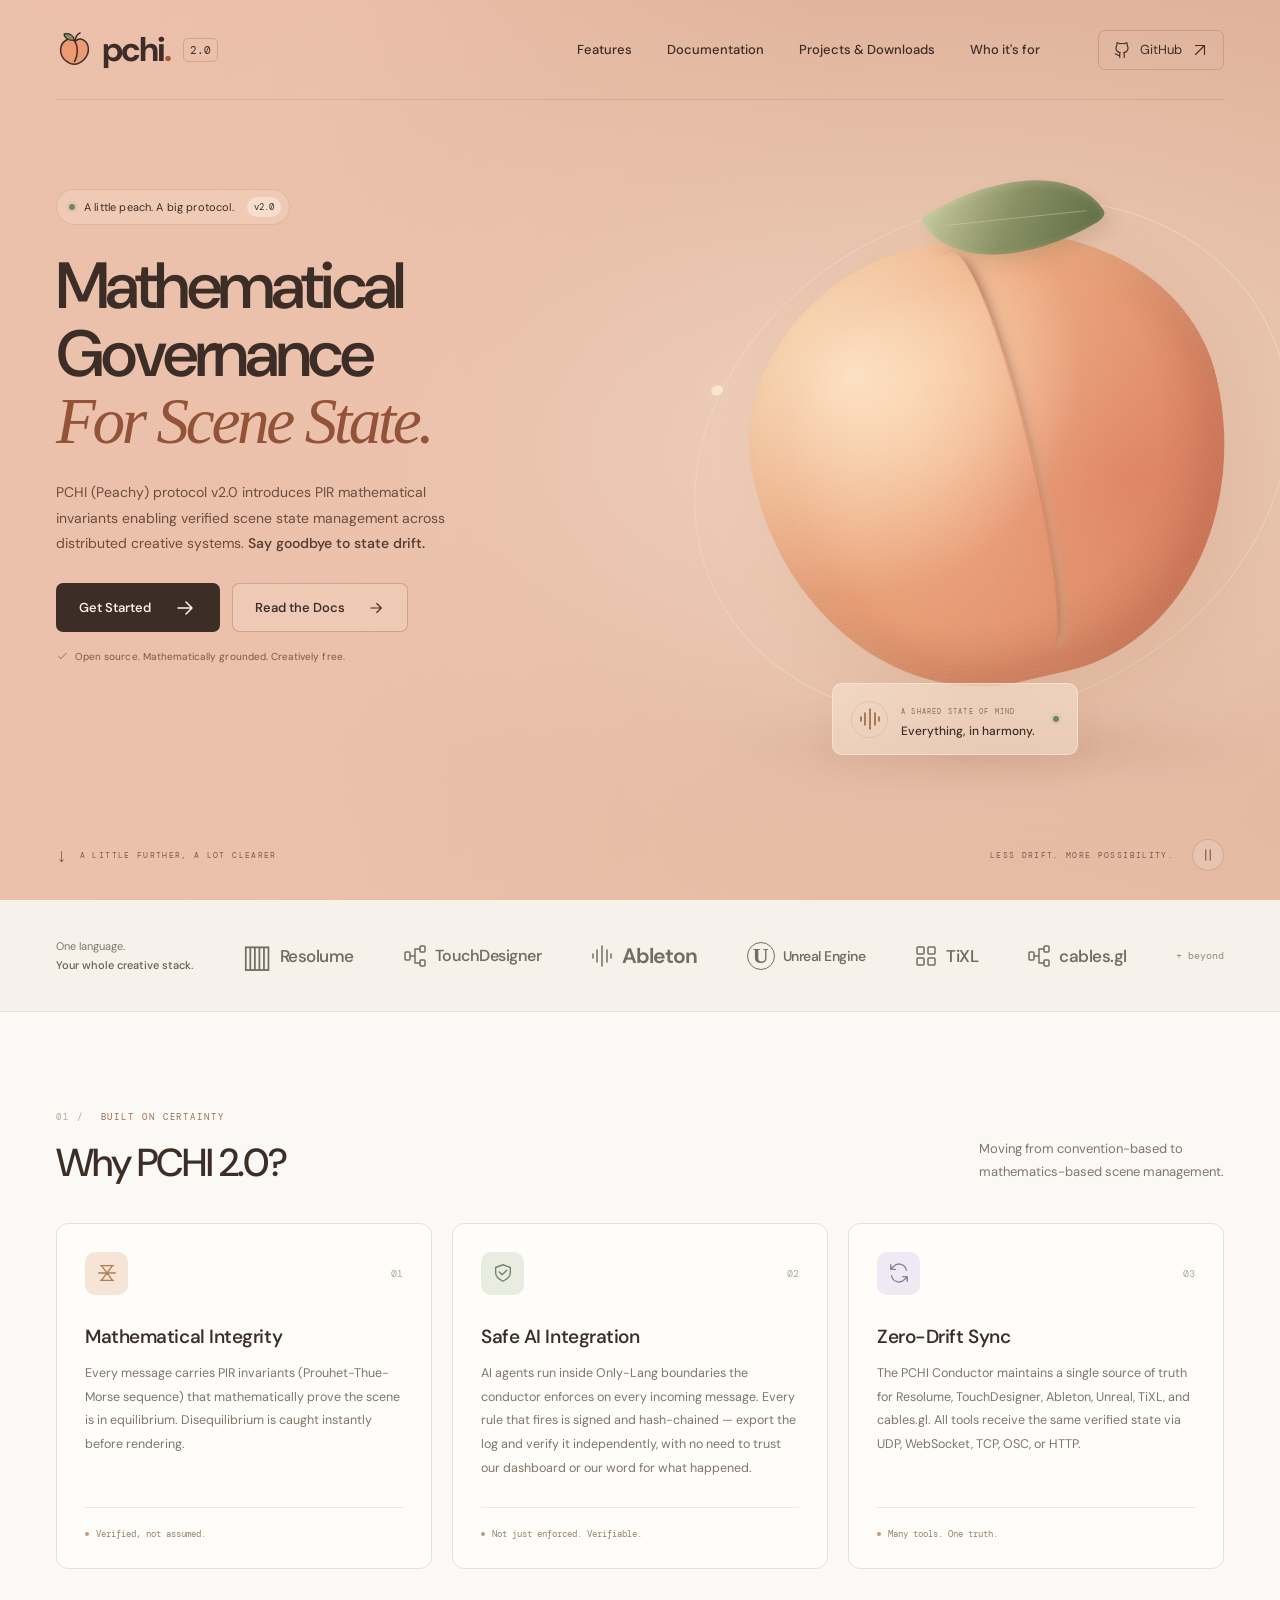
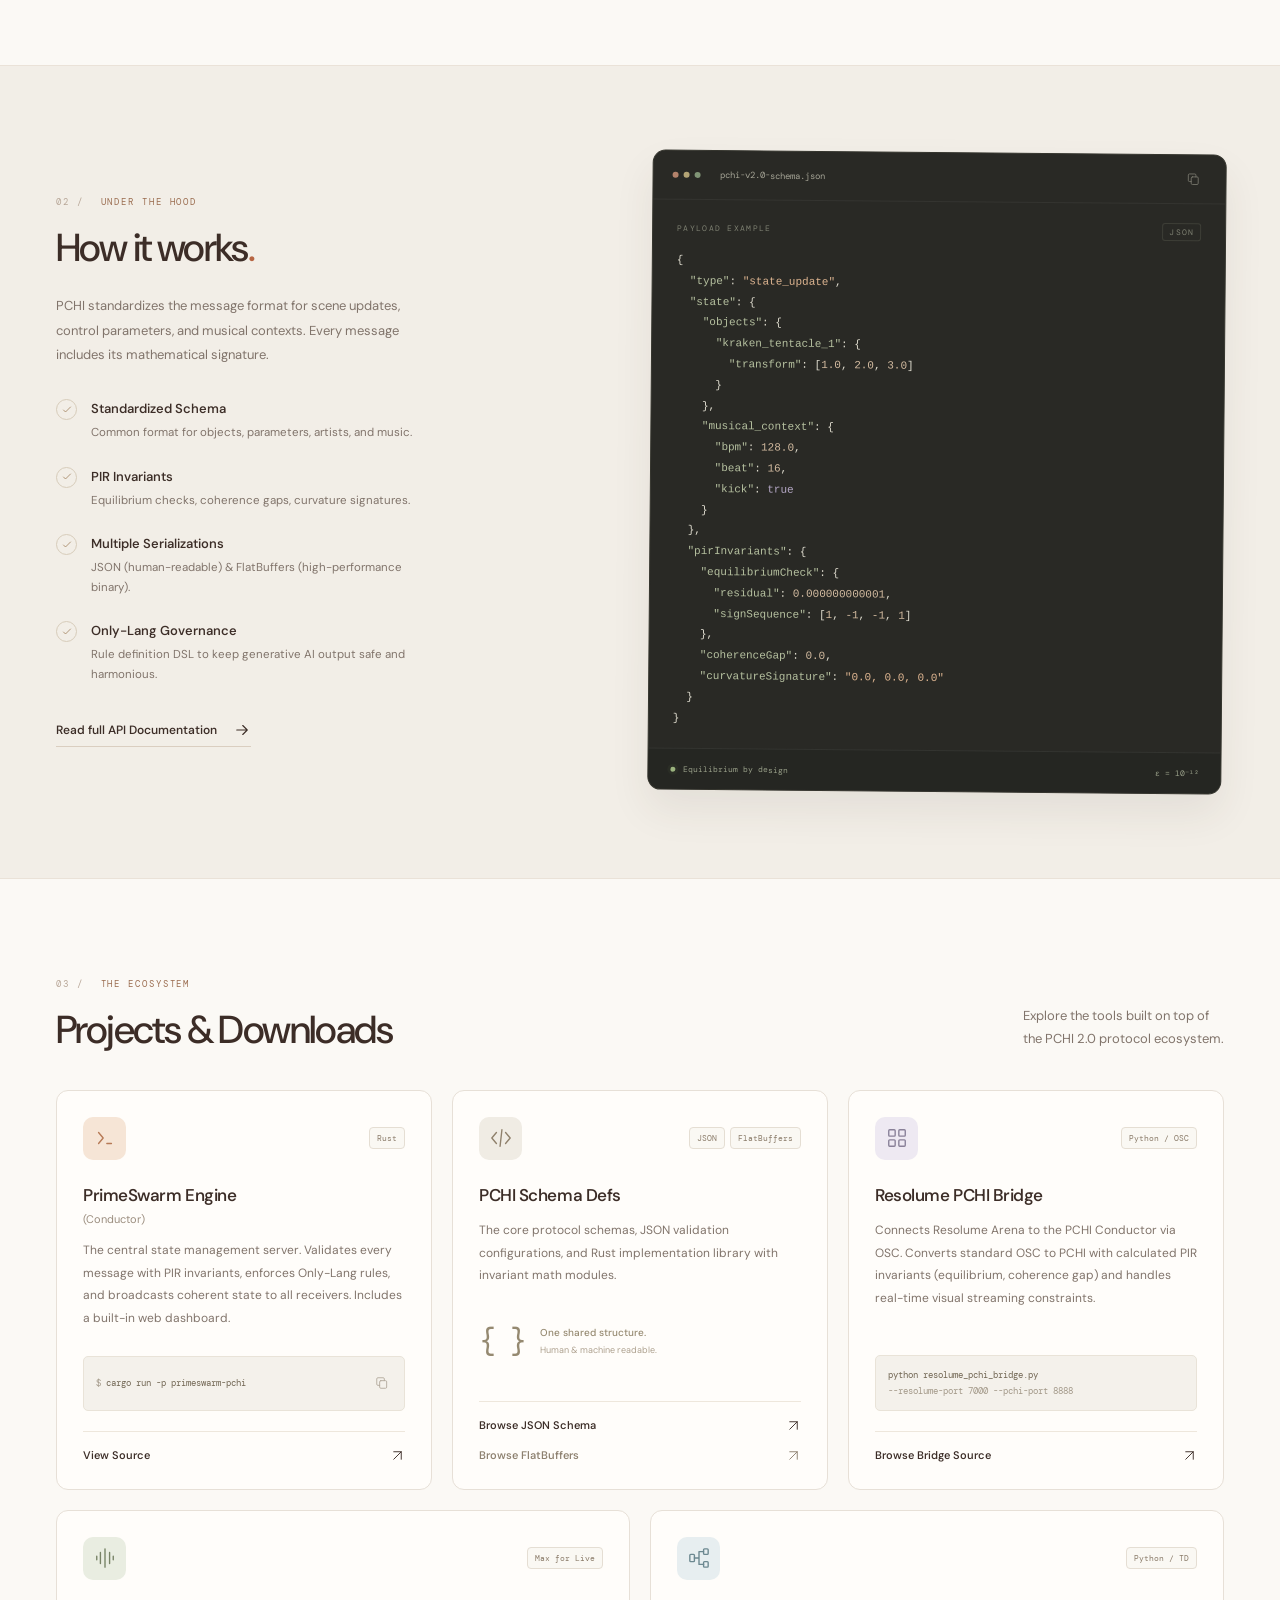
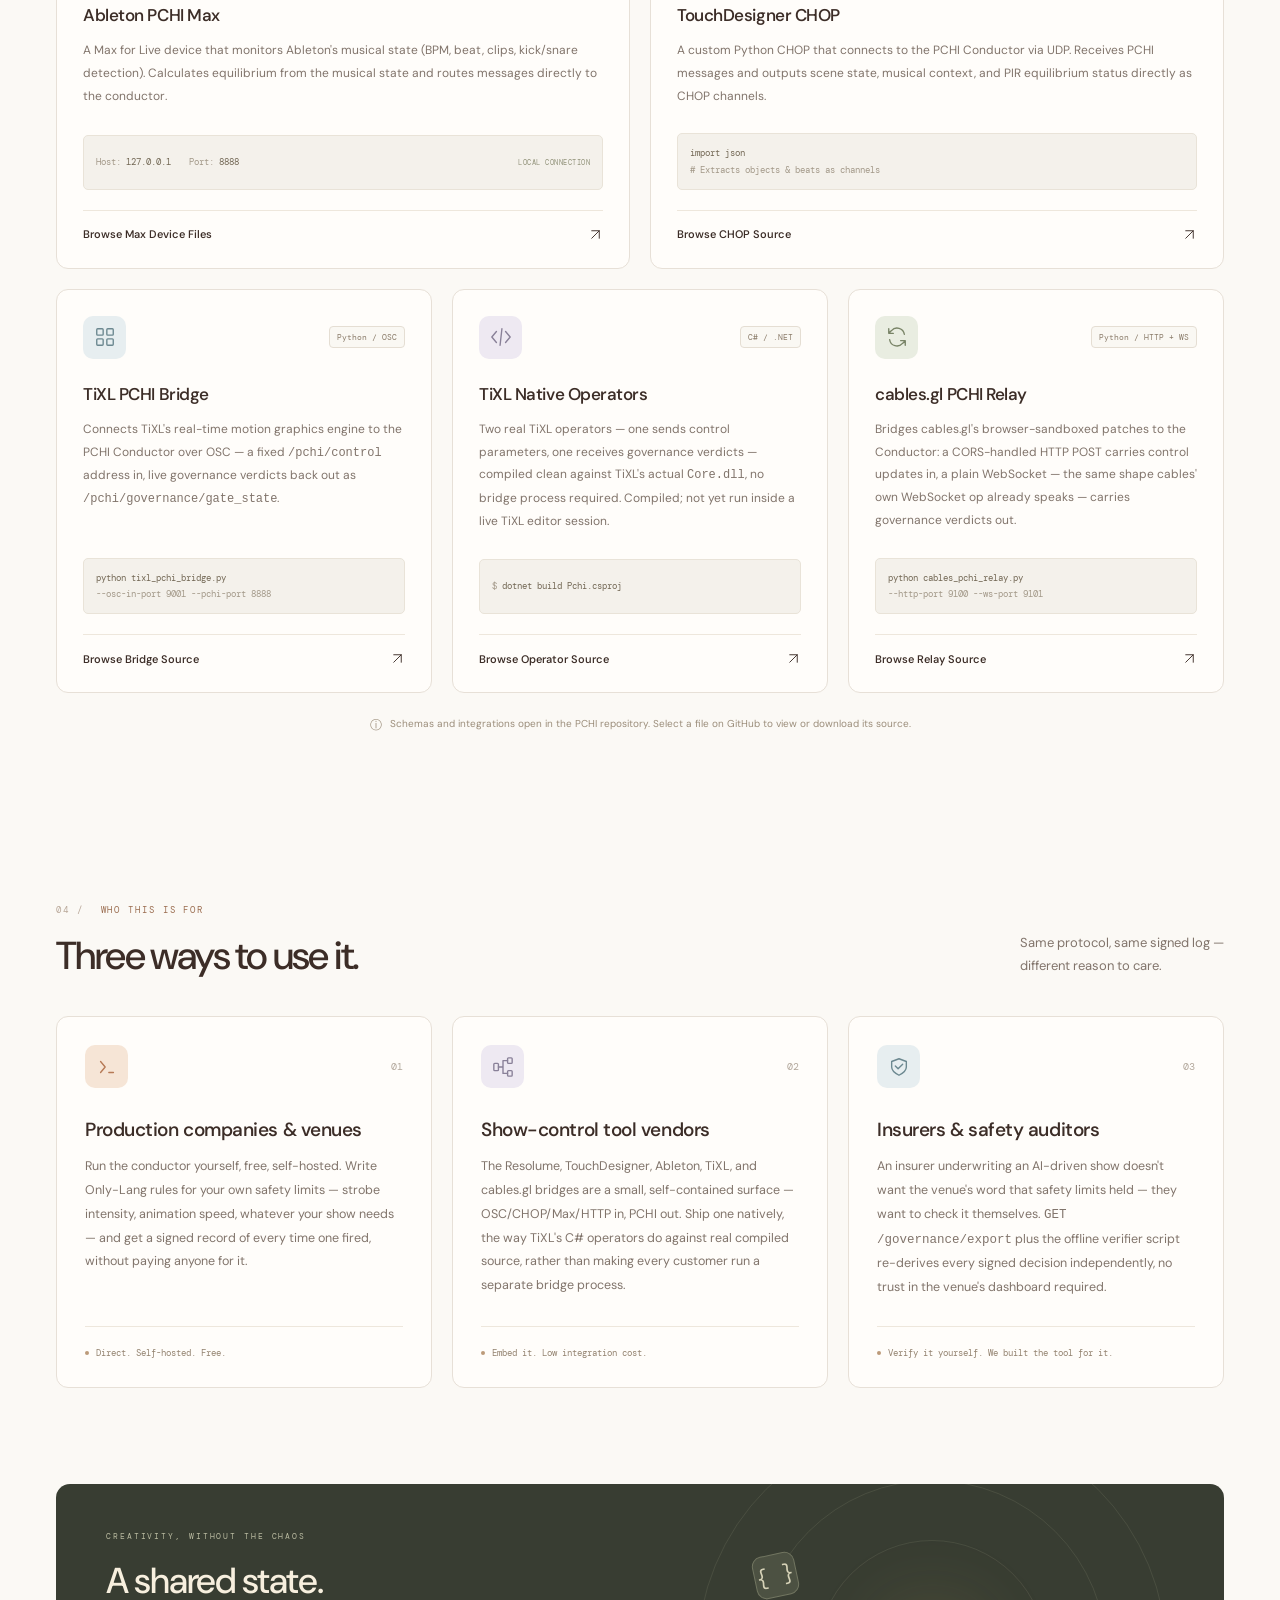
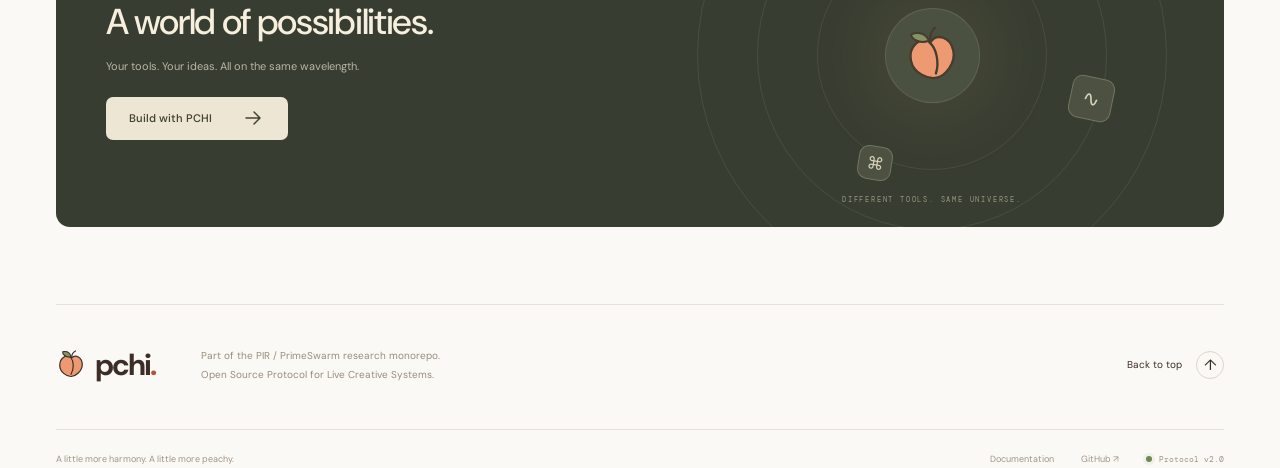
<file: index.html>
<!DOCTYPE html>
<html lang="en">
<head>
  <meta charset="UTF-8">
  <meta name="viewport" content="width=device-width, initial-scale=1.0">
  <meta name="theme-color" content="#edc0a9">
  <meta name="description" content="PCHI 2.0 — mathematical governance for scene state. A shared, verified language for distributed creative systems.">
  <title>PCHI 2.0 — Creative systems, in harmony.</title>
  <link rel="preconnect" href="https://fonts.googleapis.com">
  <link rel="preconnect" href="https://fonts.gstatic.com" crossorigin>
  <link href="https://fonts.googleapis.com/css2?family=DM+Sans:wght@400;450;500;550;600;650;700&family=DM+Mono:wght@400;500&display=swap" rel="stylesheet">
  <link rel="stylesheet" href="./styles.css">
</head>
<body>
  <svg class="svg-library" xmlns="http://www.w3.org/2000/svg" aria-hidden="true">
    <symbol id="i-peach" viewBox="0 0 40 40">
      <path d="M21 11C15 5 5 11 5 21c0 9 9 15 15 15s15-7 15-16c0-10-9-14-14-9Z" fill="#ed9972" stroke="currentColor" stroke-width="1.6"/>
      <path d="M20 11c4 5 4 15 0 22M21 10c0-4 3-7 5-8" fill="none" stroke="currentColor" stroke-width="1.6" stroke-linecap="round"/>
      <path d="M20 10C13 11 8 6 9 3c6-1 10 2 11 7Z" fill="#869365" stroke="currentColor" stroke-width="1.4"/>
    </symbol>
    <symbol id="i-arrow" viewBox="0 0 24 24"><path d="M5 12h14m-6-6 6 6-6 6"/></symbol>
    <symbol id="i-up-right" viewBox="0 0 24 24"><path d="M6 18 18 6M6 6h12v12"/></symbol>
    <symbol id="i-down" viewBox="0 0 24 24"><path d="M12 4v12m-5-5 5 5 5-5M5 19v2h14v-2"/></symbol>
    <symbol id="i-check" viewBox="0 0 24 24"><path d="m5 12 4 4L19 6"/></symbol>
    <symbol id="i-shield" viewBox="0 0 24 24"><path d="m12 3 8 3v6c0 5-8 9-8 9s-8-4-8-9V6l8-3Z"/><path d="m8 11 3 3 5-5"/></symbol>
    <symbol id="i-sync" viewBox="0 0 24 24"><path d="M20 9a8 8 0 0 0-14-4L3 8m0-5v5h5M4 15a8 8 0 0 0 14 4l3-3m0 5v-5h-5"/></symbol>
    <symbol id="i-invariant" viewBox="0 0 24 24"><path d="M5 4h14M5 20h14M6 4l12 16M18 4 6 20M3 12h18"/></symbol>
    <symbol id="i-terminal" viewBox="0 0 24 24"><path d="m5 6 5 6-5 6m9 0h5"/></symbol>
    <symbol id="i-code" viewBox="0 0 24 24"><path d="m7 6-5 6 5 6m10-12 5 6-5 6m-4-15-2 18"/></symbol>
    <symbol id="i-wave" viewBox="0 0 24 24"><path d="M3 10v4m4-8v12m5-16v20m5-16v12m4-8v4"/></symbol>
    <symbol id="i-grid" viewBox="0 0 24 24"><rect x="3" y="3" width="7" height="7" rx="1"/><rect x="14" y="3" width="7" height="7" rx="1"/><rect x="3" y="14" width="7" height="7" rx="1"/><rect x="14" y="14" width="7" height="7" rx="1"/></symbol>
    <symbol id="i-nodes" viewBox="0 0 24 24"><rect x="2" y="8" width="5" height="8" rx="1"/><rect x="17" y="2" width="5" height="6" rx="1"/><rect x="17" y="16" width="5" height="6" rx="1"/><path d="M7 12h5m0 0V5h5m-5 7v7h5"/></symbol>
    <symbol id="i-copy" viewBox="0 0 24 24"><rect x="8" y="8" width="12" height="13" rx="2"/><path d="M16 8V5a2 2 0 0 0-2-2H5a2 2 0 0 0-2 2v9a2 2 0 0 0 2 2h3"/></symbol>
    <symbol id="i-github" viewBox="0 0 24 24"><path d="M9 19c-4 1-4-2-6-2m12 5v-4c0-1 .1-2-.7-2.7 3-.3 5.7-1.4 5.7-6.1a4.8 4.8 0 0 0-1.3-3.4c.1-.3.6-1.7-.1-3.4 0 0-1.1-.4-3.6 1.3a13 13 0 0 0-6 0C6.5 2 5.4 2.4 5.4 2.4c-.7 1.7-.2 3.1-.1 3.4A4.8 4.8 0 0 0 4 9.2c0 4.7 2.7 5.8 5.7 6.1C9 16 9 17 9 18v4"/></symbol>
    <symbol id="i-close" viewBox="0 0 24 24"><path d="m6 6 12 12M6 18 18 6"/></symbol>
    <symbol id="i-pause" viewBox="0 0 24 24"><path d="M9 5v14M15 5v14"/></symbol>
    <symbol id="i-play" viewBox="0 0 24 24"><path d="m8 5 11 7-11 7Z"/></symbol>
  </svg>

  <a class="skip-link" href="#main">Skip to content</a>

  <section class="hero" id="top">
    <div class="hero-media" aria-hidden="true">
      <div class="hero-art">
        <div class="hero-orbit"></div>
        <div class="hero-peach"><span class="hero-leaf"></span></div>
      </div>
    </div>

    <header class="header container">
      <a class="brand" href="#top" aria-label="PCHI home">
        <svg class="brand-peach"><use href="#i-peach"/></svg>
        <span>pchi<span class="brand-dot">.</span></span>
        <span class="version">2.0</span>
      </a>
      <nav class="desktop-nav" aria-label="Main navigation">
        <a href="#features">Features</a>
        <a href="./docs.html">Documentation</a>
        <a href="#projects">Projects &amp; Downloads</a>
        <a href="#who-its-for">Who it's for</a>
      </nav>
      <a class="github-button" href="https://github.com/vdmo/pchi/" target="_blank" rel="noopener noreferrer" title="PCHI on GitHub">
        <svg class="icon"><use href="#i-github"/></svg> GitHub
        <svg class="icon small"><use href="#i-up-right"/></svg>
      </a>
      <button class="menu-button" id="menu-button" aria-label="Open navigation" aria-expanded="false" aria-controls="mobile-nav"><span></span><span></span></button>
    </header>

    <nav class="mobile-nav" id="mobile-nav" aria-label="Mobile navigation" hidden>
      <a href="#features">Features</a>
      <a href="./docs.html">Documentation</a>
      <a href="#projects">Projects &amp; Downloads</a>
      <a href="#who-its-for">Who it's for</a>
      <a href="https://github.com/vdmo/pchi/" target="_blank" rel="noopener noreferrer">PCHI on GitHub ↗</a>
    </nav>

    <main class="hero-content container" id="main">
      <div class="release-pill"><span class="status-dot"></span> A little peach. A big protocol. <span class="release-version">v2.0</span></div>
      <h1>Mathematical<br>Governance<br><em>For Scene State.</em></h1>
      <p class="hero-description">PCHI (Peachy) protocol v2.0 introduces PIR mathematical invariants enabling verified scene state management across distributed creative systems. <strong>Say goodbye to state drift.</strong></p>
      <div class="hero-actions">
        <button class="button button-dark" data-dialog="start">Get Started <svg class="icon"><use href="#i-arrow"/></svg></button>
        <a class="button button-glass" href="./docs.html">Read the Docs <svg class="icon small"><use href="#i-arrow"/></svg></a>
      </div>
      <div class="hero-note"><svg class="icon small"><use href="#i-check"/></svg> Open source. Mathematically grounded. Creatively free.</div>
    </main>

    <div class="harmony-note">
      <span class="harmony-icon"><svg class="icon"><use href="#i-wave"/></svg></span>
      <div><span class="micro-label">A SHARED STATE OF MIND</span><strong>Everything, in harmony.</strong></div>
      <span class="status-dot"></span>
    </div>
    <div class="hero-bottom container">
      <a href="#features" class="scroll-cue"><span>↓</span> A LITTLE FURTHER, A LOT CLEARER</a>
      <div class="hero-bottom-right"><span>LESS DRIFT. MORE POSSIBILITY.</span><button id="animation-toggle" class="animation-toggle" aria-label="Pause background animation"><svg class="icon small"><use href="#i-pause"/></svg></button></div>
    </div>
  </section>

  <div class="integrations-strip">
    <div class="container integrations-inner">
      <p>One language.<br><strong>Your whole creative stack.</strong></p>
      <div class="integration-logo resolume"><span class="logo-bars">▥</span> Resolume</div>
      <div class="integration-logo touchdesigner"><svg class="icon"><use href="#i-nodes"/></svg> TouchDesigner</div>
      <div class="integration-logo ableton"><svg class="icon"><use href="#i-wave"/></svg> Ableton</div>
      <div class="integration-logo unreal"><span class="unreal-u">U</span> Unreal Engine</div>
      <div class="integration-logo tixl"><svg class="icon"><use href="#i-grid"/></svg> TiXL</div>
      <div class="integration-logo cables"><svg class="icon"><use href="#i-nodes"/></svg> cables.gl</div>
      <span class="and-beyond">+ beyond</span>
    </div>
  </div>

  <section class="section container" id="features">
    <div class="section-heading">
      <div><div class="eyebrow"><span>01 /</span> BUILT ON CERTAINTY</div><h2>Why PCHI 2.0?</h2></div>
      <p>Moving from convention-based to<br class="desktop-break"> mathematics-based scene management.</p>
    </div>
    <div class="features-grid">
      <article class="feature-card">
        <div class="card-top"><div class="tile peach"><svg class="icon"><use href="#i-invariant"/></svg></div><span class="card-number">01</span></div>
        <h3>Mathematical Integrity</h3>
        <p>Every message carries PIR invariants (Prouhet-Thue-Morse sequence) that mathematically prove the scene is in equilibrium. Disequilibrium is caught instantly before rendering.</p>
        <div class="feature-foot"><span class="tiny-dot"></span> Verified, not assumed.</div>
      </article>
      <article class="feature-card">
        <div class="card-top"><div class="tile sage"><svg class="icon"><use href="#i-shield"/></svg></div><span class="card-number">02</span></div>
        <h3>Safe AI Integration</h3>
        <p>AI agents run inside Only-Lang boundaries the conductor enforces on every incoming message. Every rule that fires is signed and hash-chained — export the log and verify it independently, with no need to trust our dashboard or our word for what happened.</p>
        <div class="feature-foot"><span class="tiny-dot"></span> Not just enforced. Verifiable.</div>
      </article>
      <article class="feature-card">
        <div class="card-top"><div class="tile lilac"><svg class="icon"><use href="#i-sync"/></svg></div><span class="card-number">03</span></div>
        <h3>Zero-Drift Sync</h3>
        <p>The PCHI Conductor maintains a single source of truth for Resolume, TouchDesigner, Ableton, Unreal, TiXL, and cables.gl. All tools receive the same verified state via UDP, WebSocket, TCP, OSC, or HTTP.</p>
        <div class="feature-foot"><span class="tiny-dot"></span> Many tools. One truth.</div>
      </article>
    </div>
  </section>

  <section class="how-section" id="how-it-works">
    <div class="container how-grid">
      <div class="how-copy">
        <div class="eyebrow"><span>02 /</span> UNDER THE HOOD</div>
        <h2>How it works<span class="accent">.</span></h2>
        <p class="section-description">PCHI standardizes the message format for scene updates, control parameters, and musical contexts. Every message includes its mathematical signature.</p>
        <ul class="principles">
          <li><span class="check-box"><svg class="icon small"><use href="#i-check"/></svg></span><div><strong>Standardized Schema</strong><p>Common format for objects, parameters, artists, and music.</p></div></li>
          <li><span class="check-box"><svg class="icon small"><use href="#i-check"/></svg></span><div><strong>PIR Invariants</strong><p>Equilibrium checks, coherence gaps, curvature signatures.</p></div></li>
          <li><span class="check-box"><svg class="icon small"><use href="#i-check"/></svg></span><div><strong>Multiple Serializations</strong><p>JSON (human-readable) &amp; FlatBuffers (high-performance binary).</p></div></li>
          <li><span class="check-box"><svg class="icon small"><use href="#i-check"/></svg></span><div><strong>Only-Lang Governance</strong><p>Rule definition DSL to keep generative AI output safe and harmonious.</p></div></li>
        </ul>
        <a class="text-link" href="./docs.html">Read full API Documentation <svg class="icon small"><use href="#i-arrow"/></svg></a>
      </div>
      <div class="code-window">
        <div class="code-title"><div class="window-dots"><i></i><i></i><i></i></div><span>pchi-v2.0-schema.json</span><button class="copy-button" data-copy="payload" aria-label="Copy payload"><svg class="icon small"><use href="#i-copy"/></svg></button></div>
        <div class="code-caption"><span>PAYLOAD EXAMPLE</span><span class="code-language">JSON</span></div>
        <pre class="payload-pre"><code id="payload-code"></code></pre>
        <div class="code-footer"><span><span class="status-dot"></span> Equilibrium by design</span><span>ε = 10⁻¹²</span></div>
      </div>
    </div>
  </section>

  <section class="section projects-section container" id="projects">
    <div class="section-heading">
      <div><div class="eyebrow"><span>03 /</span> THE ECOSYSTEM</div><h2>Projects &amp; Downloads</h2></div>
      <p>Explore the tools built on top of<br class="desktop-break"> the PCHI 2.0 protocol ecosystem.</p>
    </div>
    <div class="projects-grid">
      <article class="project-card conductor-card">
        <div class="card-top"><div class="tile peach"><svg class="icon"><use href="#i-terminal"/></svg></div><span class="tech-tag">Rust</span></div>
        <h3>PrimeSwarm Engine <span>(Conductor)</span></h3>
        <p>The central state management server. Validates every message with PIR invariants, enforces Only-Lang rules, and broadcasts coherent state to all receivers. Includes a built-in web dashboard.</p>
        <div class="terminal-line"><code><span>$</span> cargo run -p primeswarm-pchi</code><button class="copy-button" data-copy="command" aria-label="Copy conductor command"><svg class="icon small"><use href="#i-copy"/></svg></button></div>
        <a class="project-link" href="https://github.com/vdmo/pchi/tree/main/primeswarm-pchi" target="_blank" rel="noopener noreferrer" title="View PrimeSwarm conductor source">View Source <svg class="icon small"><use href="#i-up-right"/></svg></a>
      </article>
      <article class="project-card">
        <div class="card-top"><div class="tile neutral"><svg class="icon"><use href="#i-code"/></svg></div><div class="tags"><span class="tech-tag">JSON</span><span class="tech-tag">FlatBuffers</span></div></div>
        <h3>PCHI Schema Defs</h3>
        <p>The core protocol schemas, JSON validation configurations, and Rust implementation library with invariant math modules.</p>
        <div class="schema-visual" aria-hidden="true"><span>{ }</span><div><b>One shared structure.</b><small>Human &amp; machine readable.</small></div></div>
        <div class="project-link-stack"><a class="project-link" href="https://github.com/vdmo/pchi/tree/main/pchi-schema" target="_blank" rel="noopener noreferrer" title="Browse JSON schemas in pchi-schema">Browse JSON Schema <svg class="icon small"><use href="#i-up-right"/></svg></a><a class="project-link secondary" href="https://github.com/vdmo/pchi/tree/main/pchi-schema" target="_blank" rel="noopener noreferrer" title="Browse FlatBuffers schemas in pchi-schema">Browse FlatBuffers <svg class="icon small"><use href="#i-up-right"/></svg></a></div>
      </article>
      <article class="project-card">
        <div class="card-top"><div class="tile lilac"><svg class="icon"><use href="#i-grid"/></svg></div><span class="tech-tag">Python / OSC</span></div>
        <h3>Resolume PCHI Bridge</h3>
        <p>Connects Resolume Arena to the PCHI Conductor via OSC. Converts standard OSC to PCHI with calculated PIR invariants (equilibrium, coherence gap) and handles real-time visual streaming constraints.</p>
        <div class="terminal-line"><code>python resolume_pchi_bridge.py<br><span>--resolume-port 7000 --pchi-port 8888</span></code></div>
        <a class="project-link" href="https://github.com/vdmo/pchi/tree/main/tools" target="_blank" rel="noopener noreferrer" title="Browse Resolume integration files in tools">Browse Bridge Source <svg class="icon small"><use href="#i-up-right"/></svg></a>
      </article>
      <article class="project-card wide-card">
        <div class="card-top"><div class="tile sage"><svg class="icon"><use href="#i-wave"/></svg></div><span class="tech-tag">Max for Live</span></div>
        <h3>Ableton PCHI Max</h3>
        <p>A Max for Live device that monitors Ableton's musical state (BPM, beat, clips, kick/snare detection). Calculates equilibrium from the musical state and routes messages directly to the conductor.</p>
        <div class="terminal-line network-config"><code><span>Host:</span> 127.0.0.1</code><code><span>Port:</span> 8888</code><span class="local-tag">LOCAL CONNECTION</span></div>
        <a class="project-link" href="https://github.com/vdmo/pchi/tree/main/tools" target="_blank" rel="noopener noreferrer" title="Browse Ableton integration files in tools">Browse Max Device Files <svg class="icon small"><use href="#i-up-right"/></svg></a>
      </article>
      <article class="project-card wide-card">
        <div class="card-top"><div class="tile blue"><svg class="icon"><use href="#i-nodes"/></svg></div><span class="tech-tag">Python / TD</span></div>
        <h3>TouchDesigner CHOP</h3>
        <p>A custom Python CHOP that connects to the PCHI Conductor via UDP. Receives PCHI messages and outputs scene state, musical context, and PIR equilibrium status directly as CHOP channels.</p>
        <div class="terminal-line"><code>import json<br><span># Extracts objects &amp; beats as channels</span></code></div>
        <a class="project-link" href="https://github.com/vdmo/pchi/tree/main/tools" target="_blank" rel="noopener noreferrer" title="Browse TouchDesigner integration files in tools">Browse CHOP Source <svg class="icon small"><use href="#i-up-right"/></svg></a>
      </article>
      <article class="project-card">
        <div class="card-top"><div class="tile blue"><svg class="icon"><use href="#i-grid"/></svg></div><span class="tech-tag">Python / OSC</span></div>
        <h3>TiXL PCHI Bridge</h3>
        <p>Connects <a href="https://tixl.app" target="_blank" rel="noopener noreferrer">TiXL</a>'s real-time motion graphics engine to the PCHI Conductor over OSC — a fixed <code>/pchi/control</code> address in, live governance verdicts back out as <code>/pchi/governance/gate_state</code>.</p>
        <div class="terminal-line"><code>python tixl_pchi_bridge.py<br><span>--osc-in-port 9001 --pchi-port 8888</span></code></div>
        <a class="project-link" href="https://github.com/vdmo/pchi/tree/main/tools/tixl-pchi-bridge" target="_blank" rel="noopener noreferrer" title="Browse TiXL OSC bridge source">Browse Bridge Source <svg class="icon small"><use href="#i-up-right"/></svg></a>
      </article>
      <article class="project-card">
        <div class="card-top"><div class="tile lilac"><svg class="icon"><use href="#i-code"/></svg></div><span class="tech-tag">C# / .NET</span></div>
        <h3>TiXL Native Operators</h3>
        <p>Two real TiXL operators — one sends control parameters, one receives governance verdicts — compiled clean against TiXL's actual <code>Core.dll</code>, no bridge process required. Compiled; not yet run inside a live TiXL editor session.</p>
        <div class="terminal-line"><code><span>$</span> dotnet build Pchi.csproj</code></div>
        <a class="project-link" href="https://github.com/vdmo/pchi/tree/main/tools/tixl-native-operators" target="_blank" rel="noopener noreferrer" title="Browse TiXL native operator source">Browse Operator Source <svg class="icon small"><use href="#i-up-right"/></svg></a>
      </article>
      <article class="project-card">
        <div class="card-top"><div class="tile sage"><svg class="icon"><use href="#i-sync"/></svg></div><span class="tech-tag">Python / HTTP + WS</span></div>
        <h3>cables.gl PCHI Relay</h3>
        <p>Bridges <a href="https://cables.gl" target="_blank" rel="noopener noreferrer">cables.gl</a>'s browser-sandboxed patches to the Conductor: a CORS-handled HTTP POST carries control updates in, a plain WebSocket — the same shape cables' own WebSocket op already speaks — carries governance verdicts out.</p>
        <div class="terminal-line"><code>python cables_pchi_relay.py<br><span>--http-port 9100 --ws-port 9101</span></code></div>
        <a class="project-link" href="https://github.com/vdmo/pchi/tree/main/tools/cables-pchi-relay" target="_blank" rel="noopener noreferrer" title="Browse cables.gl relay source">Browse Relay Source <svg class="icon small"><use href="#i-up-right"/></svg></a>
      </article>
    </div>
    <p class="download-note"><span>ⓘ</span> Schemas and integrations open in the PCHI repository. Select a file on GitHub to view or download its source.</p>
  </section>

  <section class="section container" id="who-its-for">
    <div class="section-heading">
      <div><div class="eyebrow"><span>04 /</span> WHO THIS IS FOR</div><h2>Three ways to use it.</h2></div>
      <p>Same protocol, same signed log —<br class="desktop-break"> different reason to care.</p>
    </div>
    <div class="features-grid">
      <article class="feature-card">
        <div class="card-top"><div class="tile peach"><svg class="icon"><use href="#i-terminal"/></svg></div><span class="card-number">01</span></div>
        <h3>Production companies &amp; venues</h3>
        <p>Run the conductor yourself, free, self-hosted. Write Only-Lang rules for your own safety limits — strobe intensity, animation speed, whatever your show needs — and get a signed record of every time one fired, without paying anyone for it.</p>
        <div class="feature-foot"><span class="tiny-dot"></span> Direct. Self-hosted. Free.</div>
      </article>
      <article class="feature-card">
        <div class="card-top"><div class="tile lilac"><svg class="icon"><use href="#i-nodes"/></svg></div><span class="card-number">02</span></div>
        <h3>Show-control tool vendors</h3>
        <p>The Resolume, TouchDesigner, Ableton, TiXL, and cables.gl bridges are a small, self-contained surface — OSC/CHOP/Max/HTTP in, PCHI out. Ship one natively, the way TiXL's C# operators do against real compiled source, rather than making every customer run a separate bridge process.</p>
        <div class="feature-foot"><span class="tiny-dot"></span> Embed it. Low integration cost.</div>
      </article>
      <article class="feature-card">
        <div class="card-top"><div class="tile blue"><svg class="icon"><use href="#i-shield"/></svg></div><span class="card-number">03</span></div>
        <h3>Insurers &amp; safety auditors</h3>
        <p>An insurer underwriting an AI-driven show doesn't want the venue's word that safety limits held — they want to check it themselves. <code>GET /governance/export</code> plus the offline verifier script re-derives every signed decision independently, no trust in the venue's dashboard required.</p>
        <div class="feature-foot"><span class="tiny-dot"></span> Verify it yourself. We built the tool for it.</div>
      </article>
    </div>
  </section>

  <section class="closing-section container">
    <div class="closing-card">
      <div class="closing-copy"><div class="eyebrow">CREATIVITY, WITHOUT THE CHAOS</div><h2>A shared state.<br>A world of possibilities.</h2><p>Your tools. Your ideas. All on the same wavelength.</p><button class="button button-cream" data-dialog="start">Build with PCHI <svg class="icon"><use href="#i-arrow"/></svg></button></div>
      <div class="orbital-art" aria-hidden="true"><div class="orbit orbit-one"></div><div class="orbit orbit-two"></div><div class="orbit orbit-three"></div><span class="orbit-node node-one">{ }</span><span class="orbit-node node-two">∿</span><span class="orbit-node node-three">⌘</span><div class="orbit-center"><svg><use href="#i-peach"/></svg></div><span class="orbit-caption">DIFFERENT TOOLS. SAME UNIVERSE.</span></div>
    </div>
  </section>

  <footer class="footer container">
    <div class="footer-main"><a class="brand" href="#top" aria-label="PCHI home"><svg class="brand-peach"><use href="#i-peach"/></svg><span>pchi<span class="brand-dot">.</span></span></a><p>Part of the PIR / PrimeSwarm research monorepo.<br>Open Source Protocol for Live Creative Systems.</p><a class="back-top" href="#top">Back to top <span>↑</span></a></div>
    <div class="footer-bottom"><span>A little more harmony. A little more peachy.</span><div><a href="./docs.html">Documentation</a><a href="https://github.com/vdmo/pchi/" target="_blank" rel="noopener noreferrer">GitHub ↗</a><span class="footer-version"><span class="status-dot"></span> Protocol v2.0</span></div></div>
  </footer>

  <dialog id="site-dialog" aria-labelledby="dialog-title">
    <div class="dialog-header"><a class="brand" href="#top" aria-label="PCHI home"><svg class="brand-peach"><use href="#i-peach"/></svg><span>pchi.</span></a><button class="dialog-close" aria-label="Close dialog"><svg class="icon"><use href="#i-close"/></svg></button></div>
    <div id="dialog-content"></div>
  </dialog>
  <div id="toast" class="toast" role="status" aria-live="polite"></div>
  <script type="module" src="./app.js"></script>
</body>
</html>
</file>
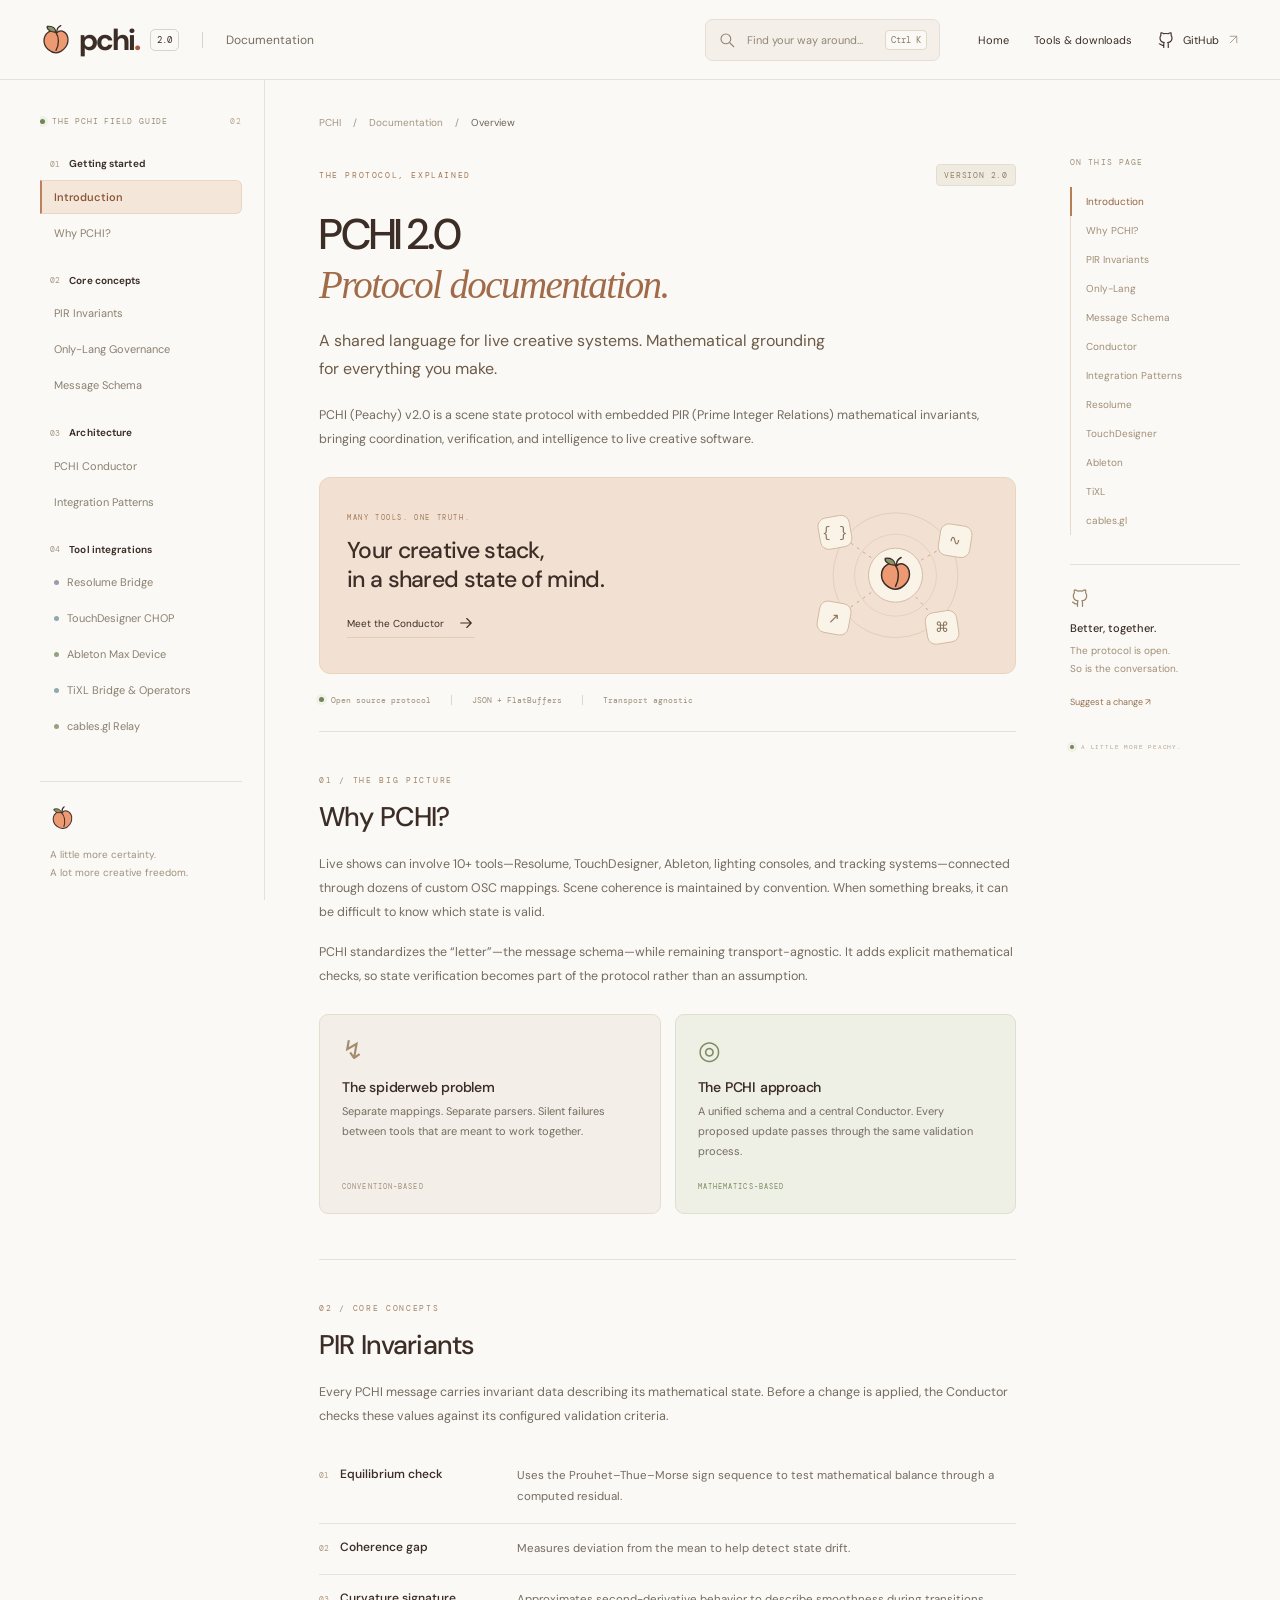
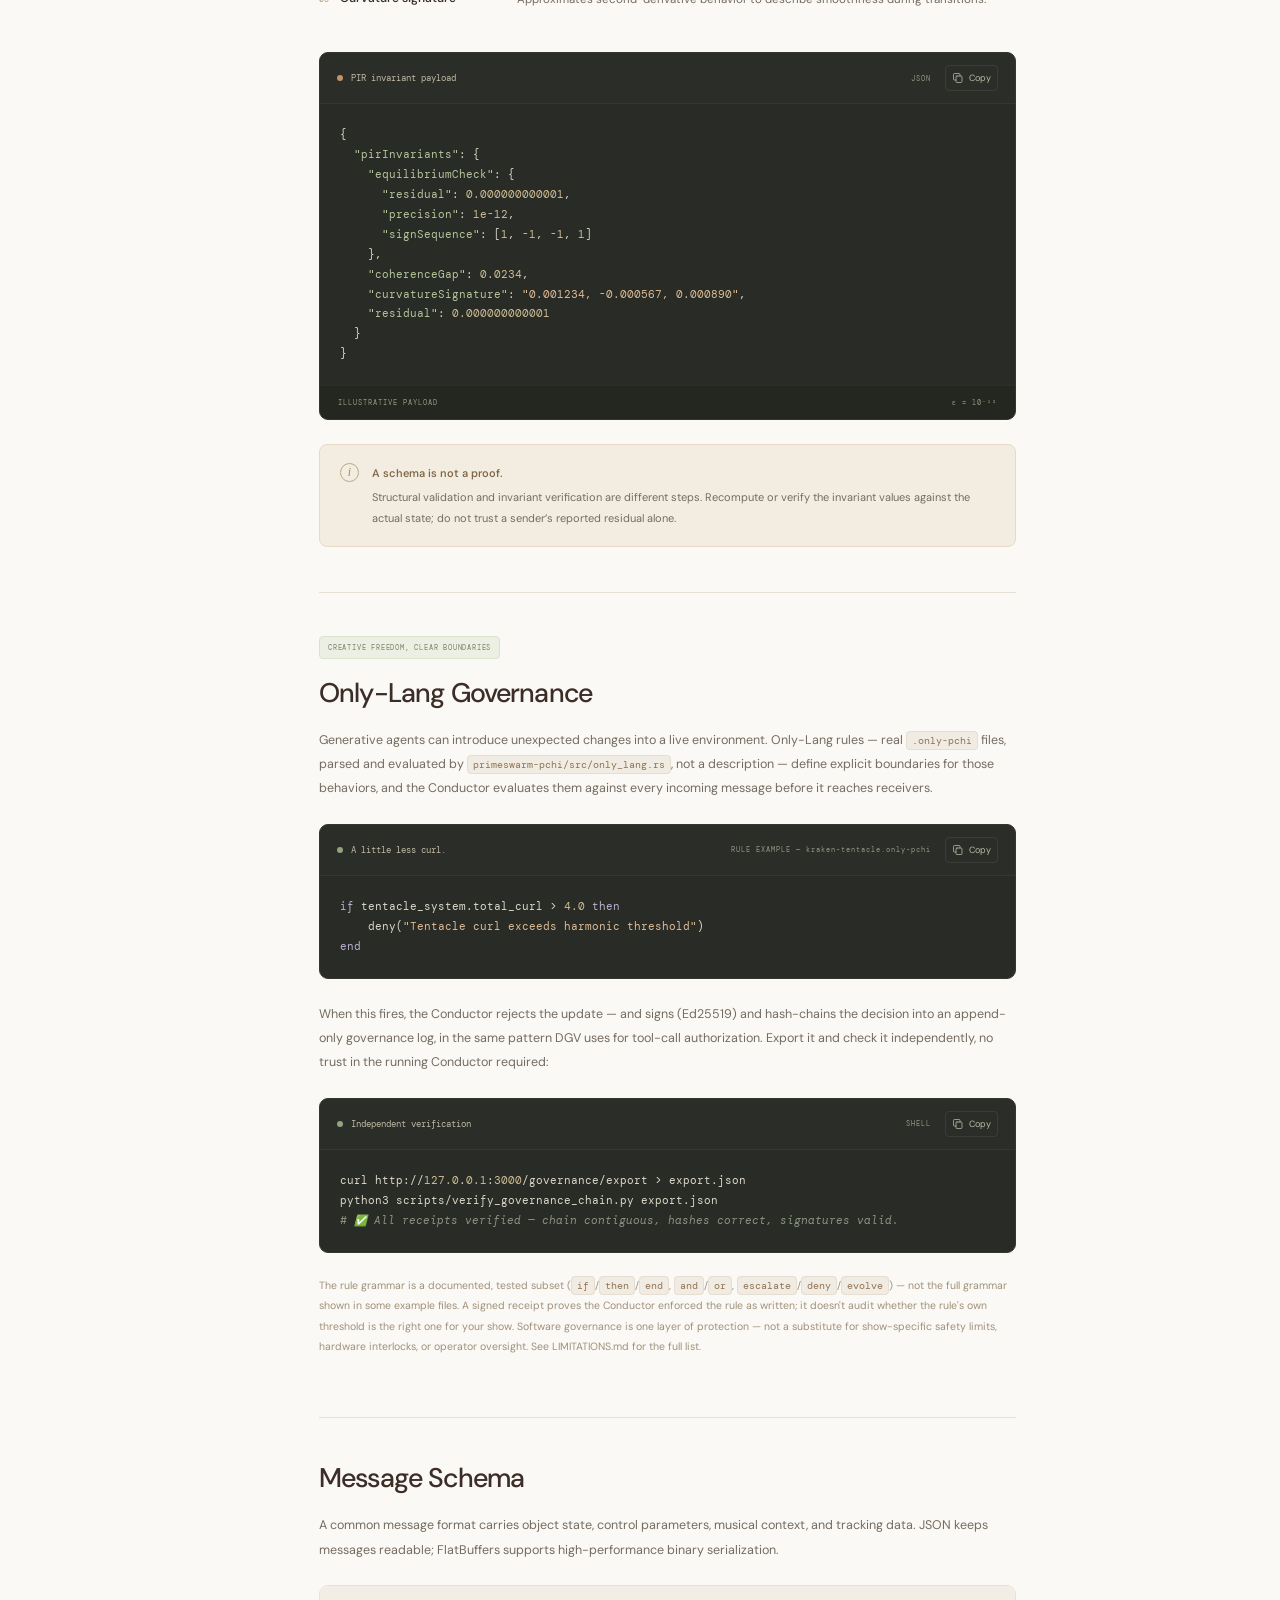
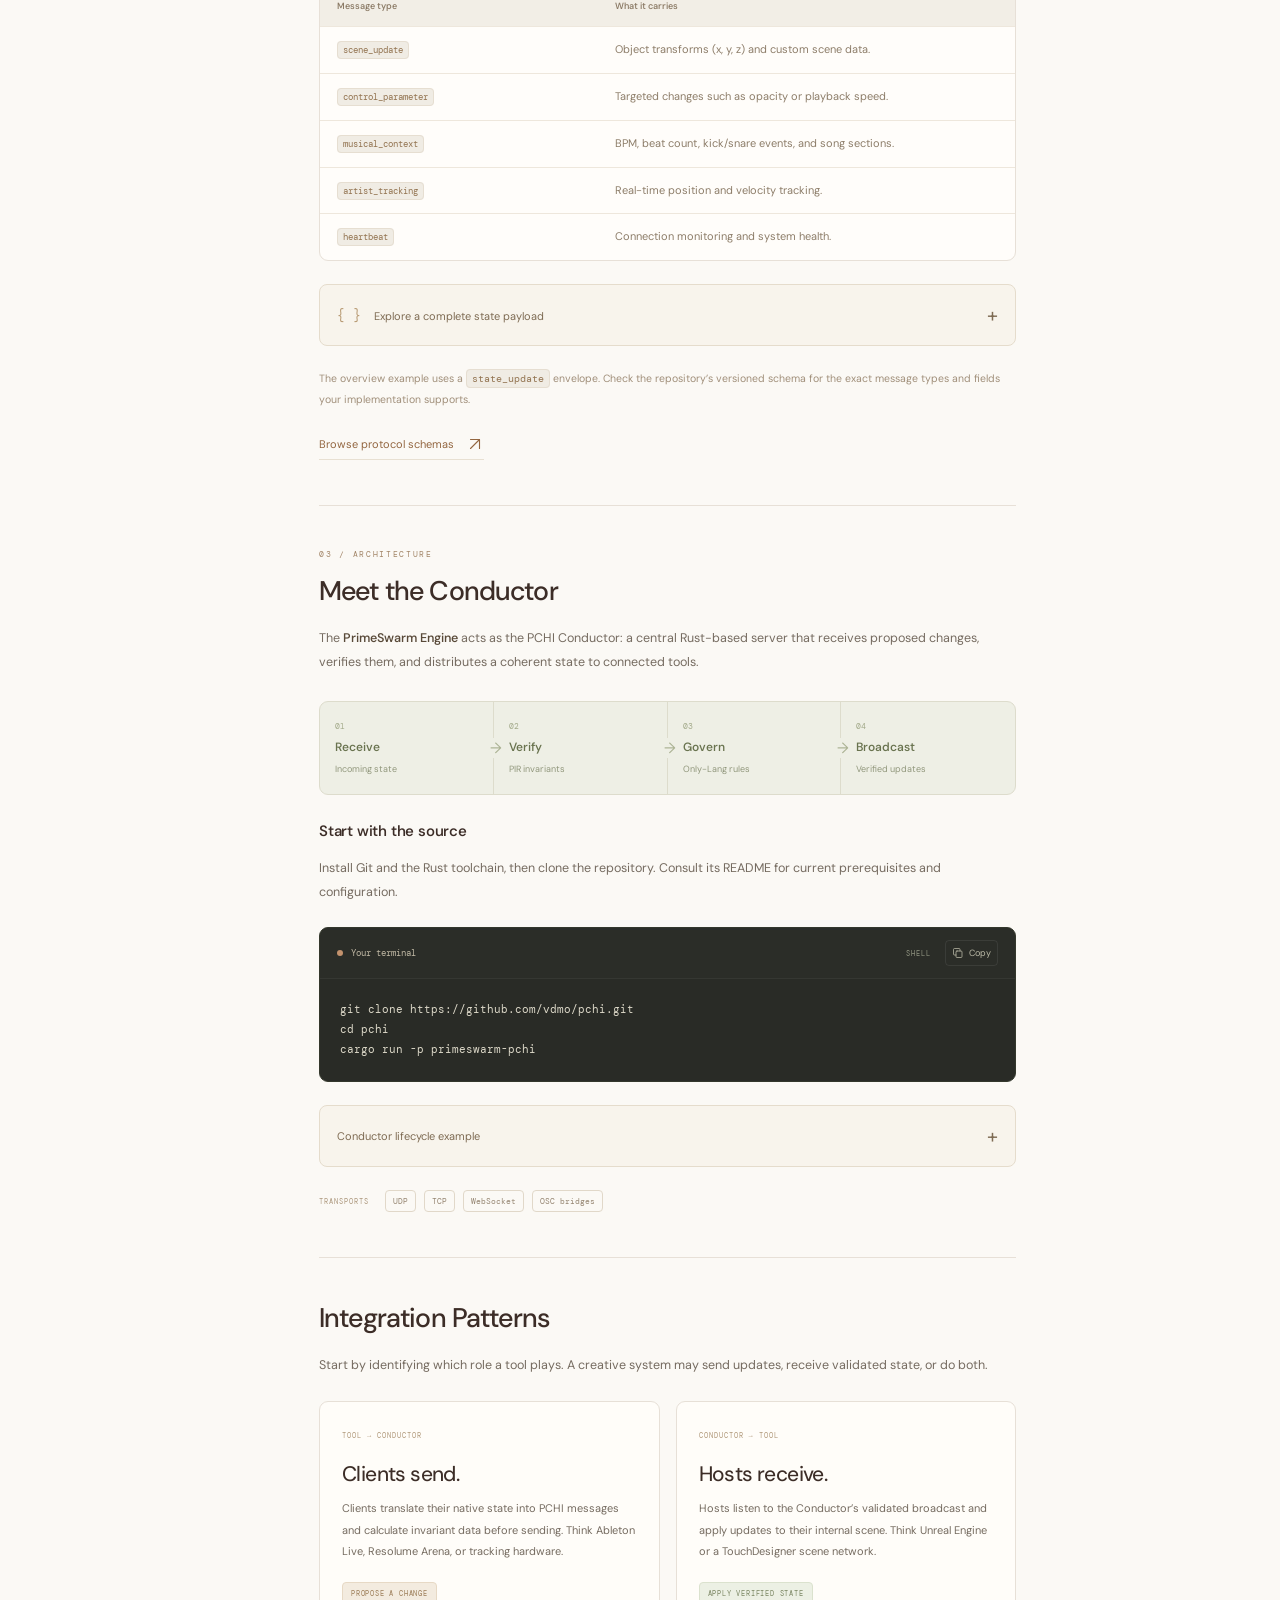
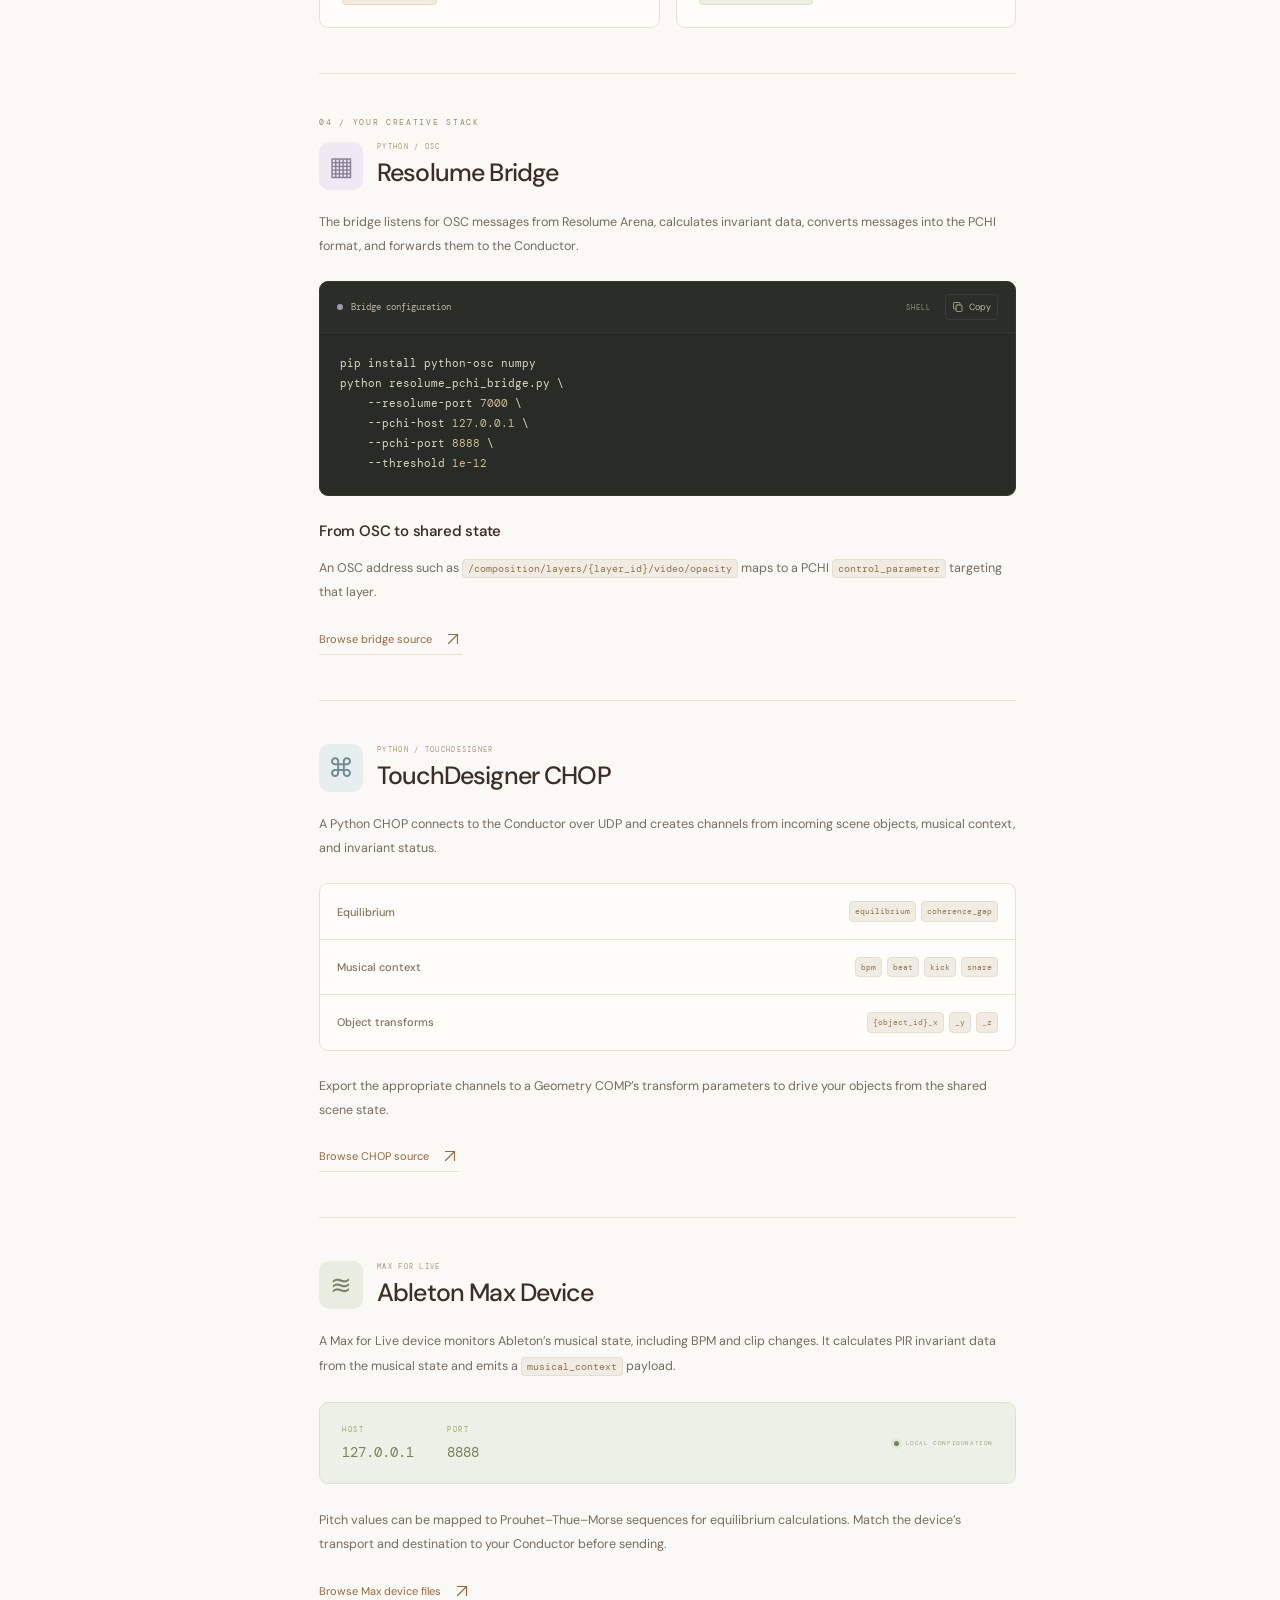
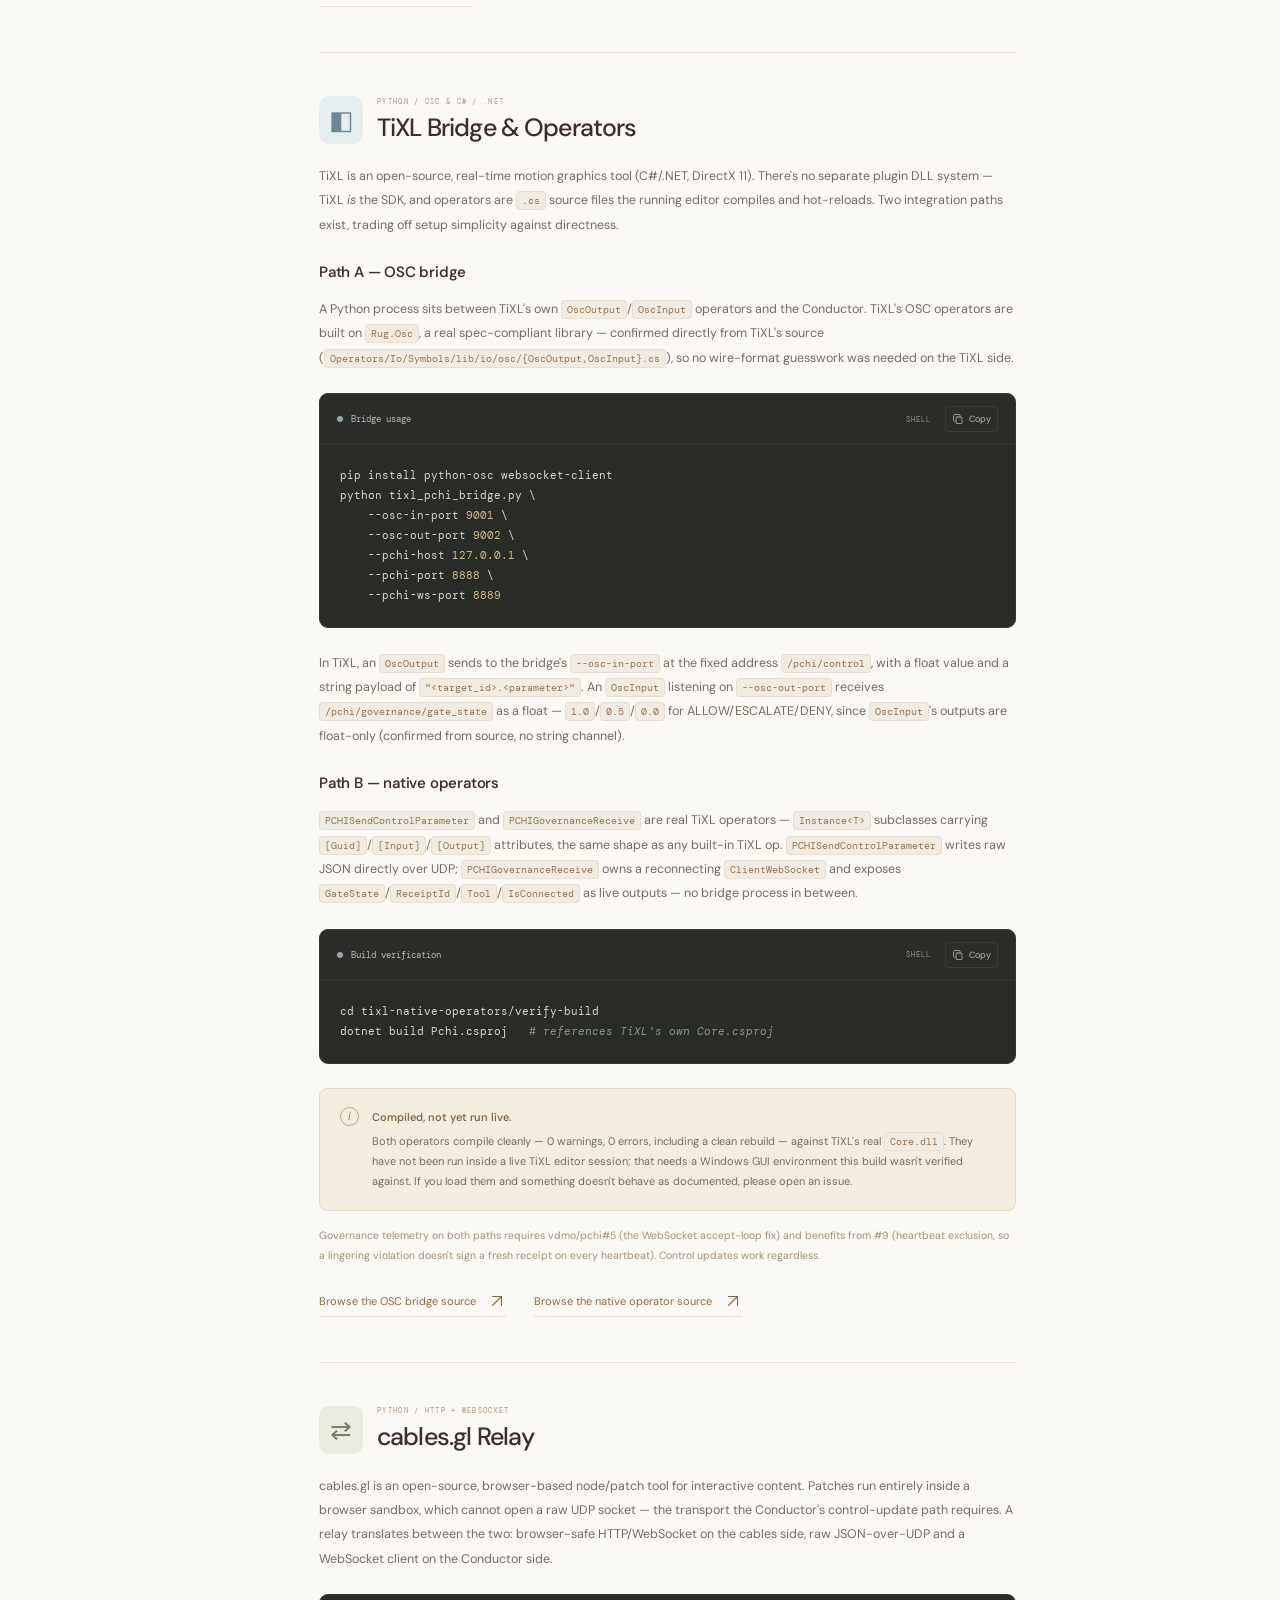
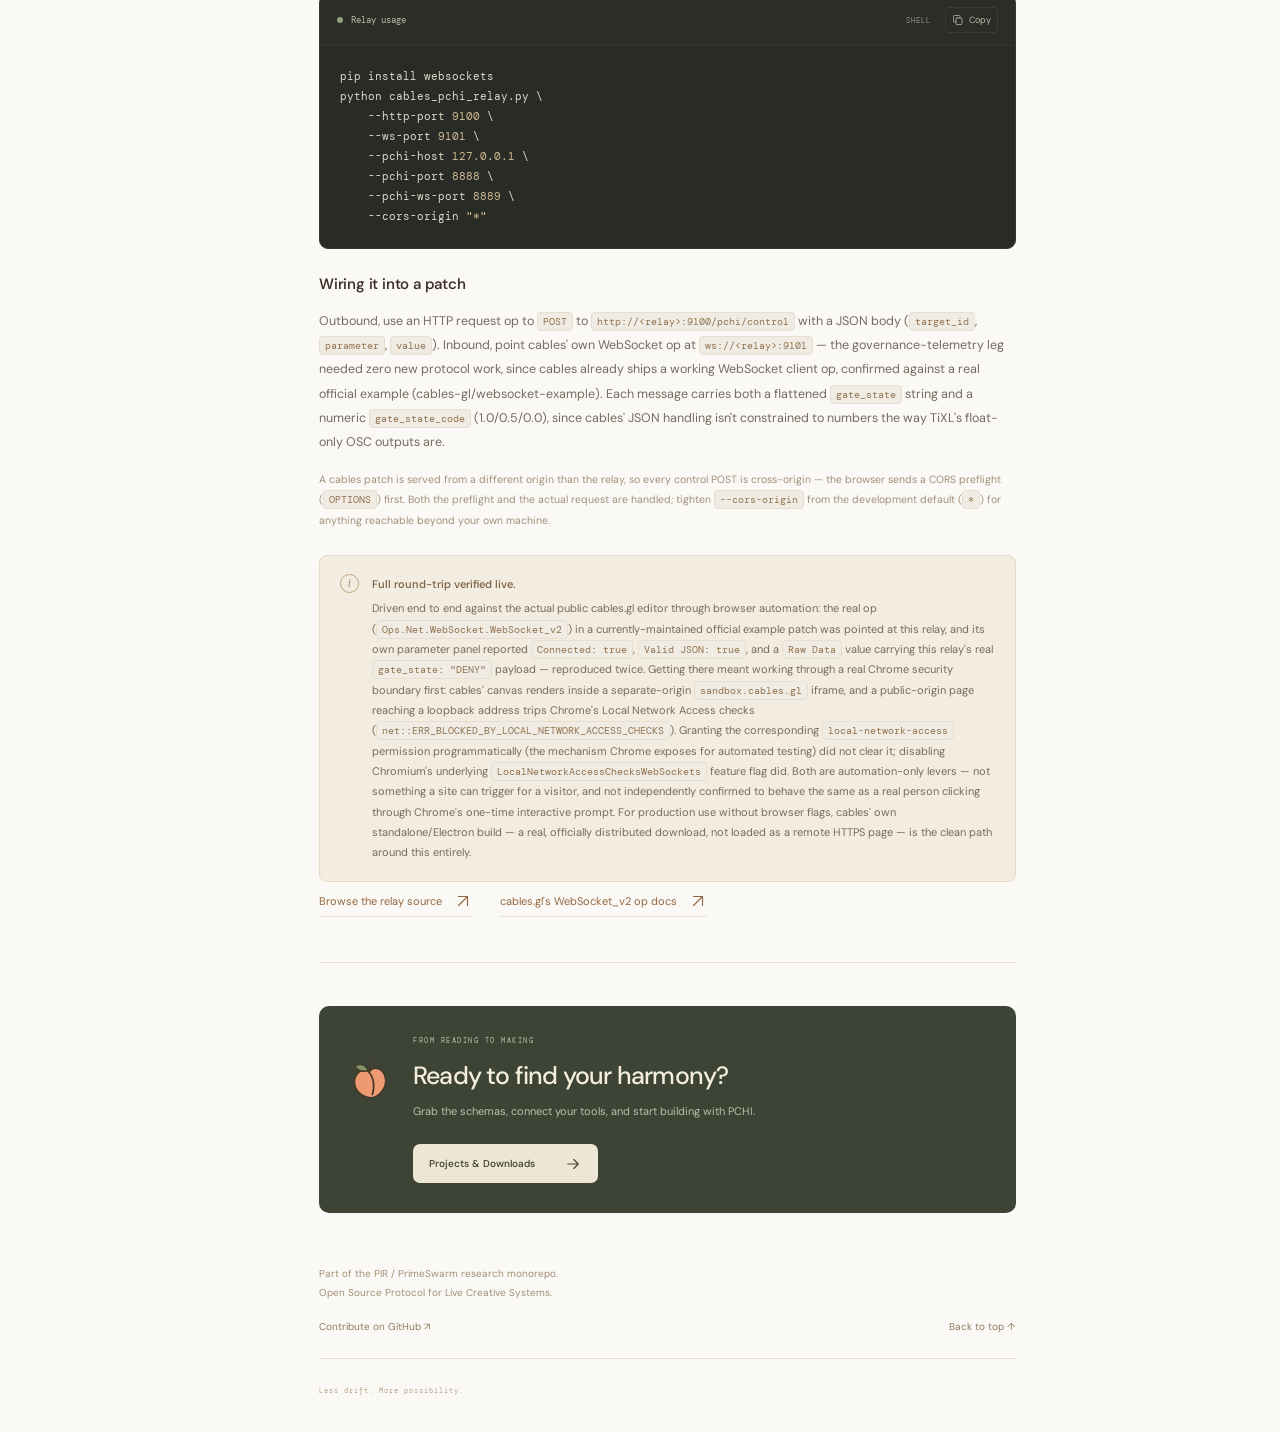
<file: docs.html>
<!DOCTYPE html>
<html lang="en">
<head>
  <meta charset="UTF-8">
  <meta name="viewport" content="width=device-width, initial-scale=1.0">
  <meta name="theme-color" content="#fbf9f5">
  <meta name="description" content="The PCHI 2.0 guide to verified scene state, PIR invariants, Only-Lang governance, and creative tool integrations.">
  <title>Documentation — PCHI 2.0</title>
  <link rel="preconnect" href="https://fonts.googleapis.com">
  <link rel="preconnect" href="https://fonts.gstatic.com" crossorigin>
  <link href="https://fonts.googleapis.com/css2?family=DM+Sans:wght@400;450;500;550;600;650;700&family=DM+Mono:wght@400;500&display=swap" rel="stylesheet">
  <link rel="stylesheet" href="./styles.css">
  <link rel="stylesheet" href="./docs.css">
</head>
<body class="docs-page">
  <svg class="svg-library" xmlns="http://www.w3.org/2000/svg" aria-hidden="true">
    <symbol id="i-peach" viewBox="0 0 40 40">
      <path d="M21 11C15 5 5 11 5 21c0 9 9 15 15 15s15-7 15-16c0-10-9-14-14-9Z" fill="#ed9972" stroke="currentColor" stroke-width="1.6"/>
      <path d="M20 11c4 5 4 15 0 22M21 10c0-4 3-7 5-8" fill="none" stroke="currentColor" stroke-width="1.6" stroke-linecap="round"/>
      <path d="M20 10C13 11 8 6 9 3c6-1 10 2 11 7Z" fill="#869365" stroke="currentColor" stroke-width="1.4"/>
    </symbol>
    <symbol id="i-arrow" viewBox="0 0 24 24"><path d="M5 12h14m-6-6 6 6-6 6"/></symbol>
    <symbol id="i-up-right" viewBox="0 0 24 24"><path d="M6 18 18 6M6 6h12v12"/></symbol>
    <symbol id="i-search" viewBox="0 0 24 24"><circle cx="10.5" cy="10.5" r="6.5"/><path d="m16 16 5 5"/></symbol>
    <symbol id="i-copy" viewBox="0 0 24 24"><rect x="8" y="8" width="12" height="13" rx="2"/><path d="M16 8V5a2 2 0 0 0-2-2H5a2 2 0 0 0-2 2v9a2 2 0 0 0 2 2h3"/></symbol>
    <symbol id="i-close" viewBox="0 0 24 24"><path d="m6 6 12 12M6 18 18 6"/></symbol>
    <symbol id="i-check" viewBox="0 0 24 24"><path d="m5 12 4 4L19 6"/></symbol>
    <symbol id="i-github" viewBox="0 0 24 24"><path d="M9 19c-4 1-4-2-6-2m12 5v-4c0-1 .1-2-.7-2.7 3-.3 5.7-1.4 5.7-6.1a4.8 4.8 0 0 0-1.3-3.4c.1-.3.6-1.7-.1-3.4 0 0-1.1-.4-3.6 1.3a13 13 0 0 0-6 0C6.5 2 5.4 2.4 5.4 2.4c-.7 1.7-.2 3.1-.1 3.4A4.8 4.8 0 0 0 4 9.2c0 4.7 2.7 5.8 5.7 6.1C9 16 9 17 9 18v4"/></symbol>
  </svg>

  <a class="skip-link" href="#documentation">Skip to documentation</a>
  <header class="docs-header">
    <div class="docs-header-inner">
      <div class="docs-brand-group">
        <a class="brand" href="./index.html" aria-label="PCHI home"><svg class="brand-peach"><use href="#i-peach"/></svg><span>pchi<span class="brand-dot">.</span></span><span class="version">2.0</span></a>
        <span class="docs-header-label">Documentation</span>
      </div>
      <button class="docs-search-launch" id="open-search" aria-label="Search documentation">
        <svg class="icon small"><use href="#i-search"/></svg><span>Find your way around…</span><kbd>⌘ K</kbd>
      </button>
      <nav class="docs-top-nav" aria-label="Main navigation">
        <a href="./index.html" class="docs-home-link">Home</a>
        <a href="./index.html#projects" class="docs-tools-link">Tools &amp; downloads</a>
        <a class="docs-repo-link" href="https://github.com/vdmo/pchi/" target="_blank" rel="noopener noreferrer"><svg class="icon small"><use href="#i-github"/></svg><span>GitHub</span><svg class="icon small external"><use href="#i-up-right"/></svg></a>
      </nav>
    </div>
    <div class="reading-progress" aria-hidden="true"><span id="reading-progress"></span></div>
  </header>

  <div class="docs-layout">
    <aside class="docs-sidebar">
      <div class="sidebar-heading"><span class="status-dot"></span> THE PCHI FIELD GUIDE <span>02</span></div>
      <nav aria-label="Documentation chapters">
        <div class="docs-nav-group"><h2><span>01</span> Getting started</h2>
          <a href="#introduction" class="sidebar-link active" aria-current="location">Introduction</a>
          <a href="#why-pchi" class="sidebar-link">Why PCHI?</a>
        </div>
        <div class="docs-nav-group"><h2><span>02</span> Core concepts</h2>
          <a href="#pir-invariants" class="sidebar-link">PIR Invariants</a>
          <a href="#only-lang" class="sidebar-link">Only-Lang Governance</a>
          <a href="#message-schema" class="sidebar-link">Message Schema</a>
        </div>
        <div class="docs-nav-group"><h2><span>03</span> Architecture</h2>
          <a href="#conductor" class="sidebar-link">PCHI Conductor</a>
          <a href="#integration-patterns" class="sidebar-link">Integration Patterns</a>
        </div>
        <div class="docs-nav-group"><h2><span>04</span> Tool integrations</h2>
          <a href="#resolume" class="sidebar-link"><i class="nav-dot lilac-dot"></i>Resolume Bridge</a>
          <a href="#touchdesigner" class="sidebar-link"><i class="nav-dot blue-dot"></i>TouchDesigner CHOP</a>
          <a href="#ableton" class="sidebar-link"><i class="nav-dot sage-dot"></i>Ableton Max Device</a>
          <a href="#tixl" class="sidebar-link"><i class="nav-dot blue-dot"></i>TiXL Bridge &amp; Operators</a>
          <a href="#cables" class="sidebar-link"><i class="nav-dot sage-dot"></i>cables.gl Relay</a>
        </div>
      </nav>
      <div class="sidebar-bottom">
        <svg class="brand-peach"><use href="#i-peach"/></svg>
        <p>A little more certainty.<br>A lot more creative freedom.</p>
        <a href="https://github.com/vdmo/pchi/" target="_blank" rel="noopener noreferrer">Explore the source <span>↗</span></a>
      </div>
    </aside>

    <div class="mobile-chapter-picker">
      <label for="chapter-select">IN THIS GUIDE</label>
      <select id="chapter-select" aria-label="Jump to a documentation chapter">
        <option value="introduction">Introduction</option><option value="why-pchi">Why PCHI?</option>
        <option value="pir-invariants">PIR Invariants</option><option value="only-lang">Only-Lang Governance</option>
        <option value="message-schema">Message Schema</option><option value="conductor">PCHI Conductor</option>
        <option value="integration-patterns">Integration Patterns</option><option value="resolume">Resolume Bridge</option>
        <option value="touchdesigner">TouchDesigner CHOP</option><option value="ableton">Ableton Max Device</option>
        <option value="tixl">TiXL Bridge &amp; Operators</option><option value="cables">cables.gl Relay</option>
      </select>
    </div>

    <main class="docs-main" id="documentation">
      <div class="docs-breadcrumb"><a href="./index.html">PCHI</a><span>/</span><span>Documentation</span><span>/</span><strong>Overview</strong></div>

      <section class="doc-section introduction" id="introduction" data-title="Introduction" data-group="Getting started">
        <div class="doc-kicker"><span>THE PROTOCOL, EXPLAINED</span><span class="doc-version">VERSION 2.0</span></div>
        <h1>PCHI 2.0<br><em>Protocol documentation.</em></h1>
        <p class="doc-lead">A shared language for live creative systems. Mathematical grounding for everything you make.</p>
        <p>PCHI (Peachy) v2.0 is a scene state protocol with embedded PIR (Prime Integer Relations) mathematical invariants, bringing coordination, verification, and intelligence to live creative software.</p>
        <div class="docs-welcome">
          <div><span class="eyebrow">MANY TOOLS. ONE TRUTH.</span><h2>Your creative stack,<br>in a shared state of mind.</h2><a href="#conductor">Meet the Conductor <svg class="icon small"><use href="#i-arrow"/></svg></a></div>
          <svg class="welcome-network" viewBox="0 0 220 170" role="img" aria-label="Creative tools connected to a central PCHI conductor">
            <g fill="none" stroke="#af8a6f" stroke-width="1"><circle cx="110" cy="85" r="67" opacity=".25"/><circle cx="110" cy="85" r="44" opacity=".2"/><path d="M110 85 46 39M110 85l63-37M110 85l51 55M110 85l-66 47" stroke-dasharray="3 5" opacity=".7"/></g>
            <g fill="#faf3e7" stroke="#d2b9a0"><rect x="28" y="22" width="34" height="34" rx="9" transform="rotate(-10 45 39)"/><rect x="157" y="31" width="34" height="34" rx="9" transform="rotate(9 174 48)"/><rect x="143" y="124" width="34" height="34" rx="9" transform="rotate(-9 160 141)"/><rect x="27" y="114" width="34" height="34" rx="9" transform="rotate(10 44 131)"/><circle cx="110" cy="85" r="29"/></g>
            <g fill="#8b745b" font-family="monospace" font-size="15" text-anchor="middle"><text x="45" y="44">{ }</text><text x="174" y="53">∿</text><text x="160" y="146">⌘</text><text x="44" y="136">↗</text></g>
            <use href="#i-peach" x="90" y="64" width="40" height="40"/>
          </svg>
        </div>
        <div class="doc-meta"><span><i class="status-dot"></i> Open source protocol</span><span>JSON + FlatBuffers</span><span>Transport agnostic</span></div>
      </section>

      <section class="doc-section" id="why-pchi" data-title="Why PCHI?" data-group="Getting started">
        <div class="doc-section-label">01 / THE BIG PICTURE</div>
        <h2>Why PCHI?<a class="heading-anchor" href="#why-pchi" aria-label="Link to Why PCHI">#</a></h2>
        <p>Live shows can involve 10+ tools—Resolume, TouchDesigner, Ableton, lighting consoles, and tracking systems—connected through dozens of custom OSC mappings. Scene coherence is maintained by convention. When something breaks, it can be difficult to know which state is valid.</p>
        <p>PCHI standardizes the “letter”—the message schema—while remaining transport-agnostic. It adds explicit mathematical checks, so state verification becomes part of the protocol rather than an assumption.</p>
        <div class="doc-comparison">
          <article><span class="comparison-icon">↯</span><h3>The spiderweb problem</h3><p>Separate mappings. Separate parsers. Silent failures between tools that are meant to work together.</p><small>CONVENTION-BASED</small></article>
          <article class="comparison-solution"><span class="comparison-icon">◎</span><h3>The PCHI approach</h3><p>A unified schema and a central Conductor. Every proposed update passes through the same validation process.</p><small>MATHEMATICS-BASED</small></article>
        </div>
      </section>

      <section class="doc-section" id="pir-invariants" data-title="PIR Invariants" data-group="Core concepts">
        <div class="doc-section-label">02 / CORE CONCEPTS</div>
        <h2>PIR Invariants<a class="heading-anchor" href="#pir-invariants" aria-label="Link to PIR Invariants">#</a></h2>
        <p>Every PCHI message carries invariant data describing its mathematical state. Before a change is applied, the Conductor checks these values against its configured validation criteria.</p>
        <dl class="invariant-list">
          <div><dt><span>01</span> Equilibrium check</dt><dd>Uses the Prouhet–Thue–Morse sign sequence to test mathematical balance through a computed residual.</dd></div>
          <div><dt><span>02</span> Coherence gap</dt><dd>Measures deviation from the mean to help detect state drift.</dd></div>
          <div><dt><span>03</span> Curvature signature</dt><dd>Approximates second-derivative behavior to describe smoothness during transitions.</dd></div>
        </dl>
        <div class="doc-code">
          <div class="doc-code-bar"><span><i class="file-dot"></i> PIR invariant payload</span><div><span>JSON</span><button data-copy-block aria-label="Copy invariant example"><svg class="icon small"><use href="#i-copy"/></svg><span>Copy</span></button></div></div>
          <pre><code data-language="json">{
  "pirInvariants": {
    "equilibriumCheck": {
      "residual": 0.000000000001,
      "precision": 1e-12,
      "signSequence": [1, -1, -1, 1]
    },
    "coherenceGap": 0.0234,
    "curvatureSignature": "0.001234, -0.000567, 0.000890",
    "residual": 0.000000000001
  }
}</code></pre>
          <div class="doc-code-note"><span>ILLUSTRATIVE PAYLOAD</span><span>ε = 10⁻¹²</span></div>
        </div>
        <aside class="docs-callout"><span class="callout-symbol">i</span><div><strong>A schema is not a proof.</strong><p>Structural validation and invariant verification are different steps. Recompute or verify the invariant values against the actual state; do not trust a sender’s reported residual alone.</p></div></aside>
      </section>

      <section class="doc-section" id="only-lang" data-title="Only-Lang Governance" data-group="Core concepts">
        <span class="doc-chip sage-chip">CREATIVE FREEDOM, CLEAR BOUNDARIES</span>
        <h2>Only-Lang Governance<a class="heading-anchor" href="#only-lang" aria-label="Link to Only-Lang Governance">#</a></h2>
        <p>Generative agents can introduce unexpected changes into a live environment. Only-Lang rules — real <code>.only-pchi</code> files, parsed and evaluated by <code>primeswarm-pchi/src/only_lang.rs</code>, not a description — define explicit boundaries for those behaviors, and the Conductor evaluates them against every incoming message before it reaches receivers.</p>
        <div class="doc-code">
          <div class="doc-code-bar"><span><i class="file-dot sage-dot"></i> A little less curl.</span><div><span>RULE EXAMPLE — kraken-tentacle.only-pchi</span><button data-copy-block aria-label="Copy governance rule"><svg class="icon small"><use href="#i-copy"/></svg><span>Copy</span></button></div></div>
          <pre><code data-language="lua">if tentacle_system.total_curl > 4.0 then
    deny("Tentacle curl exceeds harmonic threshold")
end</code></pre>
        </div>
        <p>When this fires, the Conductor rejects the update — and signs (Ed25519) and hash-chains the decision into an append-only governance log, in the same pattern <a href="https://github.com/vdmo/only-dgv-verifier" target="_blank" rel="noopener noreferrer">DGV</a> uses for tool-call authorization. Export it and check it independently, no trust in the running Conductor required:</p>
        <div class="doc-code">
          <div class="doc-code-bar"><span><i class="file-dot sage-dot"></i> Independent verification</span><div><span>SHELL</span><button data-copy-block aria-label="Copy verification commands"><svg class="icon small"><use href="#i-copy"/></svg><span>Copy</span></button></div></div>
          <pre><code data-language="bash">curl http://127.0.0.1:3000/governance/export > export.json
python3 scripts/verify_governance_chain.py export.json
# ✅ All receipts verified — chain contiguous, hashes correct, signatures valid.</code></pre>
        </div>
        <p class="doc-small">The rule grammar is a documented, tested subset (<code>if</code>/<code>then</code>/<code>end</code>, <code>and</code>/<code>or</code>, <code>escalate</code>/<code>deny</code>/<code>evolve</code>) — not the full grammar shown in some example files. A signed receipt proves the Conductor enforced the rule as written; it doesn't audit whether the rule's own threshold is the right one for your show. Software governance is one layer of protection — not a substitute for show-specific safety limits, hardware interlocks, or operator oversight. See <a href="https://github.com/vdmo/pchi/blob/main/docs/LIMITATIONS.md" target="_blank" rel="noopener noreferrer">LIMITATIONS.md</a> for the full list.</p>
      </section>

      <section class="doc-section" id="message-schema" data-title="Message Schema" data-group="Core concepts">
        <h2>Message Schema<a class="heading-anchor" href="#message-schema" aria-label="Link to Message Schema">#</a></h2>
        <p>A common message format carries object state, control parameters, musical context, and tracking data. JSON keeps messages readable; FlatBuffers supports high-performance binary serialization.</p>
        <div class="doc-table-wrap"><table class="message-table"><thead><tr><th>Message type</th><th>What it carries</th></tr></thead><tbody>
          <tr><td><code>scene_update</code></td><td>Object transforms (x, y, z) and custom scene data.</td></tr>
          <tr><td><code>control_parameter</code></td><td>Targeted changes such as opacity or playback speed.</td></tr>
          <tr><td><code>musical_context</code></td><td>BPM, beat count, kick/snare events, and song sections.</td></tr>
          <tr><td><code>artist_tracking</code></td><td>Real-time position and velocity tracking.</td></tr>
          <tr><td><code>heartbeat</code></td><td>Connection monitoring and system health.</td></tr>
        </tbody></table></div>
        <details class="payload-details">
          <summary><span><span class="file-braces">{ }</span> Explore a complete state payload</span><span class="details-plus" aria-hidden="true">+</span></summary>
          <div class="doc-code">
            <div class="doc-code-bar"><span>Overview payload</span><div><span>JSON</span><button data-copy-block aria-label="Copy complete payload"><svg class="icon small"><use href="#i-copy"/></svg><span>Copy</span></button></div></div>
            <pre><code data-example="payload" data-language="json"></code></pre>
          </div>
        </details>
        <p class="doc-small">The overview example uses a <code>state_update</code> envelope. Check the repository’s versioned schema for the exact message types and fields your implementation supports.</p>
        <a class="doc-inline-link" href="https://github.com/vdmo/pchi/tree/main/pchi-schema" target="_blank" rel="noopener noreferrer">Browse protocol schemas <svg class="icon small"><use href="#i-up-right"/></svg></a>
      </section>

      <section class="doc-section" id="conductor" data-title="PCHI Conductor" data-group="Architecture">
        <div class="doc-section-label">03 / ARCHITECTURE</div>
        <h2>Meet the Conductor<a class="heading-anchor" href="#conductor" aria-label="Link to PCHI Conductor">#</a></h2>
        <p>The <strong>PrimeSwarm Engine</strong> acts as the PCHI Conductor: a central Rust-based server that receives proposed changes, verifies them, and distributes a coherent state to connected tools.</p>
        <ol class="conductor-flow">
          <li><span>01</span><strong>Receive</strong><small>Incoming state</small></li>
          <li><span>02</span><strong>Verify</strong><small>PIR invariants</small></li>
          <li><span>03</span><strong>Govern</strong><small>Only-Lang rules</small></li>
          <li><span>04</span><strong>Broadcast</strong><small>Verified updates</small></li>
        </ol>
        <h3>Start with the source</h3>
        <p>Install Git and the Rust toolchain, then clone the repository. Consult its README for current prerequisites and configuration.</p>
        <div class="doc-code">
          <div class="doc-code-bar"><span><i class="file-dot"></i> Your terminal</span><div><span>SHELL</span><button data-copy-block aria-label="Copy setup commands"><svg class="icon small"><use href="#i-copy"/></svg><span>Copy</span></button></div></div>
          <pre><code data-example="setup" data-language="bash"></code></pre>
        </div>
        <details class="payload-details">
          <summary><span>Conductor lifecycle example</span><span class="details-plus" aria-hidden="true">+</span></summary>
          <div class="doc-code">
            <div class="doc-code-bar"><span>Illustrative API sketch</span><div><span>RUST</span><button data-copy-block aria-label="Copy lifecycle example"><svg class="icon small"><use href="#i-copy"/></svg><span>Copy</span></button></div></div>
            <pre><code data-language="rust">// Check the repository for current imports and API signatures.
#[tokio::main]
async fn main() {
    let conductor = PCHIConductor::new(1e-12);
    conductor.start_transport("0.0.0.0:8888").await.unwrap();
    conductor.load_rules("kraken-rules.only").await.unwrap();
    tokio::signal::ctrl_c().await.unwrap();
}</code></pre>
          </div>
        </details>
        <div class="transport-row"><span>TRANSPORTS</span><code>UDP</code><code>TCP</code><code>WebSocket</code><code>OSC bridges</code></div>
      </section>

      <section class="doc-section" id="integration-patterns" data-title="Integration Patterns" data-group="Architecture">
        <h2>Integration Patterns<a class="heading-anchor" href="#integration-patterns" aria-label="Link to Integration Patterns">#</a></h2>
        <p>Start by identifying which role a tool plays. A creative system may send updates, receive validated state, or do both.</p>
        <div class="pattern-grid">
          <article><span class="pattern-direction">TOOL → CONDUCTOR</span><h3>Clients send.</h3><p>Clients translate their native state into PCHI messages and calculate invariant data before sending. Think Ableton Live, Resolume Arena, or tracking hardware.</p><span class="doc-chip">PROPOSE A CHANGE</span></article>
          <article><span class="pattern-direction">CONDUCTOR → TOOL</span><h3>Hosts receive.</h3><p>Hosts listen to the Conductor’s validated broadcast and apply updates to their internal scene. Think Unreal Engine or a TouchDesigner scene network.</p><span class="doc-chip sage-chip">APPLY VERIFIED STATE</span></article>
        </div>
      </section>

      <section class="doc-section" id="resolume" data-title="Resolume Bridge" data-group="Tool integrations">
        <div class="doc-section-label">04 / YOUR CREATIVE STACK</div>
        <div class="integration-heading"><div class="tile lilac">▦</div><div><span class="doc-tool-label">PYTHON / OSC</span><h2>Resolume Bridge<a class="heading-anchor" href="#resolume" aria-label="Link to Resolume Bridge">#</a></h2></div></div>
        <p>The bridge listens for OSC messages from Resolume Arena, calculates invariant data, converts messages into the PCHI format, and forwards them to the Conductor.</p>
        <div class="doc-code">
          <div class="doc-code-bar"><span><i class="file-dot lilac-dot"></i> Bridge configuration</span><div><span>SHELL</span><button data-copy-block aria-label="Copy Resolume commands"><svg class="icon small"><use href="#i-copy"/></svg><span>Copy</span></button></div></div>
          <pre><code data-language="bash">pip install python-osc numpy
python resolume_pchi_bridge.py \
    --resolume-port 7000 \
    --pchi-host 127.0.0.1 \
    --pchi-port 8888 \
    --threshold 1e-12</code></pre>
        </div>
        <h3>From OSC to shared state</h3>
        <p>An OSC address such as <code>/composition/layers/{layer_id}/video/opacity</code> maps to a PCHI <code>control_parameter</code> targeting that layer.</p>
        <a class="doc-inline-link" href="https://github.com/vdmo/pchi/tree/main/tools" target="_blank" rel="noopener noreferrer">Browse bridge source <svg class="icon small"><use href="#i-up-right"/></svg></a>
      </section>

      <section class="doc-section" id="touchdesigner" data-title="TouchDesigner CHOP" data-group="Tool integrations">
        <div class="integration-heading"><div class="tile blue">⌘</div><div><span class="doc-tool-label">PYTHON / TOUCHDESIGNER</span><h2>TouchDesigner CHOP<a class="heading-anchor" href="#touchdesigner" aria-label="Link to TouchDesigner CHOP">#</a></h2></div></div>
        <p>A Python CHOP connects to the Conductor over UDP and creates channels from incoming scene objects, musical context, and invariant status.</p>
        <div class="channel-list">
          <div><strong>Equilibrium</strong><span><code>equilibrium</code><code>coherence_gap</code></span></div>
          <div><strong>Musical context</strong><span><code>bpm</code><code>beat</code><code>kick</code><code>snare</code></span></div>
          <div><strong>Object transforms</strong><span><code>{object_id}_x</code><code>_y</code><code>_z</code></span></div>
        </div>
        <p>Export the appropriate channels to a Geometry COMP’s transform parameters to drive your objects from the shared scene state.</p>
        <a class="doc-inline-link" href="https://github.com/vdmo/pchi/tree/main/tools" target="_blank" rel="noopener noreferrer">Browse CHOP source <svg class="icon small"><use href="#i-up-right"/></svg></a>
      </section>

      <section class="doc-section" id="ableton" data-title="Ableton Max Device" data-group="Tool integrations">
        <div class="integration-heading"><div class="tile sage">≋</div><div><span class="doc-tool-label">MAX FOR LIVE</span><h2>Ableton Max Device<a class="heading-anchor" href="#ableton" aria-label="Link to Ableton Max Device">#</a></h2></div></div>
        <p>A Max for Live device monitors Ableton’s musical state, including BPM and clip changes. It calculates PIR invariant data from the musical state and emits a <code>musical_context</code> payload.</p>
        <div class="connection-card"><div><span>HOST</span><code>127.0.0.1</code></div><div><span>PORT</span><code>8888</code></div><span class="connection-label"><i class="status-dot"></i> LOCAL CONFIGURATION</span></div>
        <p>Pitch values can be mapped to Prouhet–Thue–Morse sequences for equilibrium calculations. Match the device’s transport and destination to your Conductor before sending.</p>
        <a class="doc-inline-link" href="https://github.com/vdmo/pchi/tree/main/tools" target="_blank" rel="noopener noreferrer">Browse Max device files <svg class="icon small"><use href="#i-up-right"/></svg></a>
      </section>

      <section class="doc-section" id="tixl" data-title="TiXL Bridge &amp; Operators" data-group="Tool integrations">
        <div class="integration-heading"><div class="tile blue">◧</div><div><span class="doc-tool-label">PYTHON / OSC &amp; C# / .NET</span><h2>TiXL Bridge &amp; Operators<a class="heading-anchor" href="#tixl" aria-label="Link to TiXL Bridge and Operators">#</a></h2></div></div>
        <p><a href="https://tixl.app" target="_blank" rel="noopener noreferrer">TiXL</a> is an open-source, real-time motion graphics tool (C#/.NET, DirectX 11). There's no separate plugin DLL system — TiXL <em>is</em> the SDK, and operators are <code>.cs</code> source files the running editor compiles and hot-reloads. Two integration paths exist, trading off setup simplicity against directness.</p>
        <h3>Path A — OSC bridge</h3>
        <p>A Python process sits between TiXL's own <code>OscOutput</code>/<code>OscInput</code> operators and the Conductor. TiXL's OSC operators are built on <code>Rug.Osc</code>, a real spec-compliant library — confirmed directly from TiXL's source (<code>Operators/Io/Symbols/lib/io/osc/{OscOutput,OscInput}.cs</code>), so no wire-format guesswork was needed on the TiXL side.</p>
        <div class="doc-code">
          <div class="doc-code-bar"><span><i class="file-dot blue-dot"></i> Bridge usage</span><div><span>SHELL</span><button data-copy-block aria-label="Copy TiXL bridge commands"><svg class="icon small"><use href="#i-copy"/></svg><span>Copy</span></button></div></div>
          <pre><code data-language="bash">pip install python-osc websocket-client
python tixl_pchi_bridge.py \
    --osc-in-port 9001 \
    --osc-out-port 9002 \
    --pchi-host 127.0.0.1 \
    --pchi-port 8888 \
    --pchi-ws-port 8889</code></pre>
        </div>
        <p>In TiXL, an <code>OscOutput</code> sends to the bridge's <code>--osc-in-port</code> at the fixed address <code>/pchi/control</code>, with a float value and a string payload of <code>"&lt;target_id&gt;.&lt;parameter&gt;"</code>. An <code>OscInput</code> listening on <code>--osc-out-port</code> receives <code>/pchi/governance/gate_state</code> as a float — <code>1.0</code>/<code>0.5</code>/<code>0.0</code> for ALLOW/ESCALATE/DENY, since <code>OscInput</code>'s outputs are float-only (confirmed from source, no string channel).</p>
        <h3>Path B — native operators</h3>
        <p><code>PCHISendControlParameter</code> and <code>PCHIGovernanceReceive</code> are real TiXL operators — <code>Instance&lt;T&gt;</code> subclasses carrying <code>[Guid]</code>/<code>[Input]</code>/<code>[Output]</code> attributes, the same shape as any built-in TiXL op. <code>PCHISendControlParameter</code> writes raw JSON directly over UDP; <code>PCHIGovernanceReceive</code> owns a reconnecting <code>ClientWebSocket</code> and exposes <code>GateState</code>/<code>ReceiptId</code>/<code>Tool</code>/<code>IsConnected</code> as live outputs — no bridge process in between.</p>
        <div class="doc-code">
          <div class="doc-code-bar"><span><i class="file-dot blue-dot"></i> Build verification</span><div><span>SHELL</span><button data-copy-block aria-label="Copy TiXL operator build command"><svg class="icon small"><use href="#i-copy"/></svg><span>Copy</span></button></div></div>
          <pre><code data-language="bash">cd tixl-native-operators/verify-build
dotnet build Pchi.csproj   # references TiXL's own Core.csproj</code></pre>
        </div>
        <aside class="docs-callout"><span class="callout-symbol">i</span><div><strong>Compiled, not yet run live.</strong><p>Both operators compile cleanly — 0 warnings, 0 errors, including a clean rebuild — against TiXL's real <code>Core.dll</code>. They have not been run inside a live TiXL editor session; that needs a Windows GUI environment this build wasn't verified against. If you load them and something doesn't behave as documented, please open an issue.</p></div></aside>
        <p class="doc-small">Governance telemetry on both paths requires <a href="https://github.com/vdmo/pchi/pull/5" target="_blank" rel="noopener noreferrer">vdmo/pchi#5</a> (the WebSocket accept-loop fix) and benefits from <a href="https://github.com/vdmo/pchi/pull/9" target="_blank" rel="noopener noreferrer">#9</a> (heartbeat exclusion, so a lingering violation doesn't sign a fresh receipt on every heartbeat). Control updates work regardless.</p>
        <div class="doc-link-row">
          <a class="doc-inline-link" href="https://github.com/vdmo/pchi/tree/main/tools/tixl-pchi-bridge" target="_blank" rel="noopener noreferrer">Browse the OSC bridge source <svg class="icon small"><use href="#i-up-right"/></svg></a>
          <a class="doc-inline-link" href="https://github.com/vdmo/pchi/tree/main/tools/tixl-native-operators" target="_blank" rel="noopener noreferrer">Browse the native operator source <svg class="icon small"><use href="#i-up-right"/></svg></a>
        </div>
      </section>

      <section class="doc-section" id="cables" data-title="cables.gl Relay" data-group="Tool integrations">
        <div class="integration-heading"><div class="tile sage">⇄</div><div><span class="doc-tool-label">PYTHON / HTTP + WEBSOCKET</span><h2>cables.gl Relay<a class="heading-anchor" href="#cables" aria-label="Link to cables.gl Relay">#</a></h2></div></div>
        <p><a href="https://cables.gl" target="_blank" rel="noopener noreferrer">cables.gl</a> is an open-source, browser-based node/patch tool for interactive content. Patches run entirely inside a browser sandbox, which cannot open a raw UDP socket — the transport the Conductor's control-update path requires. A relay translates between the two: browser-safe HTTP/WebSocket on the cables side, raw JSON-over-UDP and a WebSocket client on the Conductor side.</p>
        <div class="doc-code">
          <div class="doc-code-bar"><span><i class="file-dot sage-dot"></i> Relay usage</span><div><span>SHELL</span><button data-copy-block aria-label="Copy cables relay commands"><svg class="icon small"><use href="#i-copy"/></svg><span>Copy</span></button></div></div>
          <pre><code data-language="bash">pip install websockets
python cables_pchi_relay.py \
    --http-port 9100 \
    --ws-port 9101 \
    --pchi-host 127.0.0.1 \
    --pchi-port 8888 \
    --pchi-ws-port 8889 \
    --cors-origin "*"</code></pre>
        </div>
        <h3>Wiring it into a patch</h3>
        <p>Outbound, use an HTTP request op to <code>POST</code> to <code>http://&lt;relay&gt;:9100/pchi/control</code> with a JSON body (<code>target_id</code>, <code>parameter</code>, <code>value</code>). Inbound, point cables' own WebSocket op at <code>ws://&lt;relay&gt;:9101</code> — the governance-telemetry leg needed zero new protocol work, since cables already ships a working WebSocket client op, confirmed against a real official example (<a href="https://github.com/cables-gl/websocket-example" target="_blank" rel="noopener noreferrer">cables-gl/websocket-example</a>). Each message carries both a flattened <code>gate_state</code> string and a numeric <code>gate_state_code</code> (1.0/0.5/0.0), since cables' JSON handling isn't constrained to numbers the way TiXL's float-only OSC outputs are.</p>
        <p class="doc-small">A cables patch is served from a different origin than the relay, so every control POST is cross-origin — the browser sends a CORS preflight (<code>OPTIONS</code>) first. Both the preflight and the actual request are handled; tighten <code>--cors-origin</code> from the development default (<code>*</code>) for anything reachable beyond your own machine.</p>
        <aside class="docs-callout"><span class="callout-symbol">i</span><div><strong>Full round-trip verified live.</strong><p>Driven end to end against the actual public cables.gl editor through browser automation: the real op (<code>Ops.Net.WebSocket.WebSocket_v2</code>) in a currently-maintained official example patch was pointed at this relay, and its own parameter panel reported <code>Connected: true</code>, <code>Valid JSON: true</code>, and a <code>Raw Data</code> value carrying this relay's real <code>gate_state: "DENY"</code> payload — reproduced twice. Getting there meant working through a real Chrome security boundary first: cables' canvas renders inside a separate-origin <code>sandbox.cables.gl</code> iframe, and a public-origin page reaching a loopback address trips Chrome's Local Network Access checks (<code>net::ERR_BLOCKED_BY_LOCAL_NETWORK_ACCESS_CHECKS</code>). Granting the corresponding <code>local-network-access</code> permission programmatically (the mechanism Chrome exposes for automated testing) did not clear it; disabling Chromium's underlying <code>LocalNetworkAccessChecksWebSockets</code> feature flag did. Both are automation-only levers — not something a site can trigger for a visitor, and not independently confirmed to behave the same as a real person clicking through Chrome's one-time interactive prompt. For production use without browser flags, cables' own <a href="https://cables.gl/standalone" target="_blank" rel="noopener noreferrer">standalone/Electron build</a> — a real, officially distributed download, not loaded as a remote HTTPS page — is the clean path around this entirely.</p></div></aside>
        <div class="doc-link-row">
          <a class="doc-inline-link" href="https://github.com/vdmo/pchi/tree/main/tools/cables-pchi-relay" target="_blank" rel="noopener noreferrer">Browse the relay source <svg class="icon small"><use href="#i-up-right"/></svg></a>
          <a class="doc-inline-link" href="https://cables.gl/op/Ops.Net.WebSocket.WebSocket_v2" target="_blank" rel="noopener noreferrer">cables.gl's WebSocket_v2 op docs <svg class="icon small"><use href="#i-up-right"/></svg></a>
        </div>
      </section>

      <section class="docs-ready" aria-labelledby="ready-title">
        <svg class="brand-peach"><use href="#i-peach"/></svg>
        <div><span class="eyebrow">FROM READING TO MAKING</span><h2 id="ready-title">Ready to find your harmony?</h2><p>Grab the schemas, connect your tools, and start building with PCHI.</p><a href="./index.html#projects" class="button button-cream">Projects &amp; Downloads <svg class="icon small"><use href="#i-arrow"/></svg></a></div>
      </section>

      <footer class="docs-footer">
        <p>Part of the PIR / PrimeSwarm research monorepo.<br>Open Source Protocol for Live Creative Systems.</p>
        <div><a href="https://github.com/vdmo/pchi/" target="_blank" rel="noopener noreferrer">Contribute on GitHub ↗</a><a href="#introduction">Back to top ↑</a></div>
        <span>Less drift. More possibility.</span>
      </footer>
    </main>

    <aside class="docs-right-rail" aria-label="Page navigation">
      <span class="rail-label">ON THIS PAGE</span>
      <nav id="page-outline" aria-label="On this page">
        <a href="#introduction" class="active">Introduction</a><a href="#why-pchi">Why PCHI?</a>
        <a href="#pir-invariants">PIR Invariants</a><a href="#only-lang">Only-Lang</a>
        <a href="#message-schema">Message Schema</a><a href="#conductor">Conductor</a>
        <a href="#integration-patterns">Integration Patterns</a><a href="#resolume">Resolume</a>
        <a href="#touchdesigner">TouchDesigner</a><a href="#ableton">Ableton</a>
        <a href="#tixl">TiXL</a><a href="#cables">cables.gl</a>
      </nav>
      <div class="rail-repo"><svg class="icon"><use href="#i-github"/></svg><strong>Better, together.</strong><p>The protocol is open.<br>So is the conversation.</p><a href="https://github.com/vdmo/pchi/issues" target="_blank" rel="noopener noreferrer">Suggest a change ↗</a></div>
      <span class="rail-signature"><i class="status-dot"></i> A LITTLE MORE PEACHY.</span>
    </aside>
  </div>

  <dialog class="docs-search-dialog" id="docs-search" aria-labelledby="search-title">
    <div class="search-dialog-top"><h2 id="search-title">Find your way.</h2><button id="close-search" aria-label="Close search"><svg class="icon"><use href="#i-close"/></svg></button></div>
    <div class="search-input-wrap"><svg class="icon"><use href="#i-search"/></svg><input id="docs-search-input" type="search" placeholder="Search concepts, tools, and examples…" autocomplete="off" aria-label="Search documentation" aria-controls="search-results"></div>
    <p class="search-caption" id="search-caption" role="status">Explore the guide</p>
    <div id="search-results" class="search-results"></div>
    <div class="search-dialog-footer"><span><kbd>↑</kbd><kbd>↓</kbd> navigate <kbd>↵</kbd> open</span><span><kbd>esc</kbd> close</span></div>
  </dialog>
  <div id="toast" class="toast" role="status" aria-live="polite"></div>
  <script type="module" src="./docs.js"></script>
</body>
</html>
</file>
<file: styles.css>
:root{--ink:#3c2d27;--muted:#81746b;--paper:#fbf9f5;--line:#e7e0d7;--orange:#b76543;--sage:#697959;--mono:'DM Mono',monospace;--sans:'DM Sans',sans-serif}
*{box-sizing:border-box}
html{scroll-behavior:smooth;scroll-padding-top:28px}
body{margin:0;background:var(--paper);color:var(--ink);font-family:var(--sans);font-size:15px;-webkit-font-smoothing:antialiased}
body.modal-open{overflow:hidden}
button,a,input{touch-action:manipulation}
button{font:inherit;color:inherit;cursor:pointer}
button,a{-webkit-tap-highlight-color:transparent}
a{color:inherit;text-decoration:none}
button{border:0;background:none}
button:disabled{cursor:default;opacity:.55}
button:focus-visible,a:focus-visible{outline:3px solid #a45b35;outline-offset:5px}
button svg,a svg{flex-shrink:0}
button{padding:0}
::selection{background:#ecc1a6;color:var(--ink)}
.container{width:min(1240px,calc(100% - 112px));margin-inline:auto}
.svg-library{position:absolute;width:0;height:0;overflow:hidden}
.icon{width:24px;height:24px;fill:none;stroke:currentColor;stroke-width:1.5;stroke-linecap:round;stroke-linejoin:round;display:inline-block;vertical-align:middle}
.icon.small{width:18px;height:18px}
.skip-link{position:fixed;left:20px;top:-100px;background:var(--ink);color:#fff;padding:12px 18px;z-index:100}
.skip-link:focus{top:20px}
.hero{position:relative;min-height:820px;height:min(920px,100svh);overflow:hidden;background:#eec3ad}
.hero-media{position:absolute;inset:0;overflow:hidden;background:radial-gradient(ellipse at 70% 50%,#efd2bd,#dba88f)}
.hero-art{position:absolute;inset:0;width:125%;height:100%;transform-origin:62% 55%;animation:peach-drift 16s ease-in-out infinite}
.hero-art::after{content:"";position:absolute;left:62%;top:79%;width:35%;height:8%;border-radius:50%;background:radial-gradient(ellipse,#8b452b32,transparent 70%);filter:blur(15px);transform:translateX(-50%)}
.hero-peach{position:absolute;z-index:1;left:62%;top:51%;width:clamp(320px,37vw,560px);aspect-ratio:1.06;border-radius:46% 49% 45% 46% / 43% 44% 57% 57%;transform:translate(-50%,-50%) rotate(-13deg);background:radial-gradient(ellipse at 25% 25%,#ffedd1cc,transparent 46%),radial-gradient(ellipse at 78% 61%,#d56c5480,transparent 54%),radial-gradient(ellipse at 43% 38%,#f6bc92 10%,#e69c75 55%,#ba674d 100%);box-shadow:inset 13px 14px 32px #fff0c63b,inset -17px -22px 37px #9f4a3238,22px 30px 65px #a6623b20}
.hero-peach::before{content:"";position:absolute;left:46%;top:3%;width:12%;height:92%;border-right:2px solid #a95a3b38;border-radius:0 90% 70% 0;box-shadow:7px 0 15px -9px #91462e,9px 0 13px -8px #ffdfbc}
.hero-peach::after{content:"";position:absolute;inset:0;border-radius:inherit;background:radial-gradient(circle,#fff0d226 .7px,transparent 1px);background-size:4px 4px;opacity:.3}
.hero-leaf{position:absolute;left:49%;top:-12%;width:34%;height:21%;border-radius:4% 95% 7% 95%;transform:rotate(-18deg);background:linear-gradient(145deg,#bec397 5%,#899064 48%,#616e46 100%);box-shadow:inset 0 2px 8px #e5e3b747,3px 10px 15px #5c603126}
.hero-leaf::after{content:"";position:absolute;left:7%;top:51%;width:88%;height:1px;background:#d5d3a170;transform:rotate(25deg)}
.hero-orbit{position:absolute;left:62%;top:51%;width:clamp(440px,48vw,740px);aspect-ratio:1;border:1px solid #fff5df55;border-radius:50%;transform:translate(-50%,-50%) rotate(-25deg) scaleY(.81)}
.hero-orbit::after{content:"";position:absolute;left:13%;top:13%;width:12px;height:12px;border-radius:50%;background:#faf0d8;box-shadow:0 0 25px #fff0d6a0}
.hero-media.motion-paused .hero-art{animation-play-state:paused}
@keyframes peach-drift{0%,100%{transform:translate3d(0,0,0) rotate(-1deg)}50%{transform:translate3d(-10px,-15px,0) rotate(2deg)}}
.hero-media::after{content:"";position:absolute;inset:0;background:linear-gradient(90deg,#edc2aded 0%,#edc2adda 26%,#edc2ad65 45%,transparent 65%),linear-gradient(0deg,#ecc4ad88,transparent 17%)}
.header{position:relative;z-index:5;height:100px;display:flex;align-items:center;justify-content:space-between;border-bottom:1px solid #68453226;gap:30px}
.brand{display:inline-flex;align-items:center;gap:9px;font-size:34px;font-weight:700;letter-spacing:-1.9px;line-height:1}
.brand-peach{width:37px;height:39px;color:var(--ink)}
.brand-dot{color:#ad5637}
.version{align-self:center;border:1px solid #64473336;font:11px var(--mono);padding:4px 6px;border-radius:5px;margin-left:3px;letter-spacing:0}
.desktop-nav{display:flex;gap:35px;font-size:13px;font-weight:500;margin-left:auto;margin-right:28px}
.desktop-nav a,.desktop-nav button{position:relative;padding:12px 0}
.desktop-nav a:after,.desktop-nav button:after{content:"";position:absolute;bottom:4px;left:0;width:0;height:1px;background:currentColor;transition:width .2s}
.desktop-nav a:hover:after,.desktop-nav button:hover:after{width:100%}
.github-button{display:flex;align-items:center;gap:9px;border:1px solid #76553d40;border-radius:7px;padding:10px 14px;font-size:13px;transition:background .2s}
.github-button:hover{background:#fff5e942}
.github-button>.icon:first-child{width:18px;height:18px}
.menu-button,.mobile-nav{display:none}
.hero-content{position:relative;z-index:2;padding-top:89px;pointer-events:none}
.hero-content>*{pointer-events:auto}
.release-pill{display:inline-flex;align-items:center;gap:9px;border:1px solid #80573727;border-radius:30px;background:#fff5e72b;padding:7px 8px 7px 12px;font-size:11px;letter-spacing:.15px;backdrop-filter:blur(8px)}
.status-dot{display:inline-block;width:6px;height:6px;background:#6e8755;border-radius:50%;box-shadow:0 0 0 3px #6e875513;flex-shrink:0}
.release-version{font:9px var(--mono);background:#fff8ed69;padding:4px 7px;border-radius:14px;margin-left:4px}
h1{font-size:clamp(54px,5.1vw,74px);line-height:1.035;font-weight:550;letter-spacing:-3.6px;margin:27px 0 24px}
h1 em{font-family:Georgia,'Times New Roman',serif;font-weight:400;letter-spacing:-3.4px;color:#935338}
.hero-description{max-width:435px;line-height:1.85;font-size:14px;color:#6b4d3f;margin:0 0 26px}
.hero-description strong{font-weight:550;color:#583e33}
.hero-actions{display:flex;gap:12px}
.button{display:inline-flex;align-items:center;justify-content:center;gap:22px;min-height:49px;border:1px solid transparent;padding:0 22px;border-radius:7px;font-size:13px;font-weight:550;transition:transform .2s,box-shadow .2s,background .2s}
.button:hover{transform:translateY(-2px);box-shadow:0 5px 15px #3c2d2710}
.button-dark{background:var(--ink);color:#fff4e6}
.button-dark:hover{background:#513b30}
.button-glass{background:#fff8eb27;border-color:#78563f4f}
.button-glass:hover{background:#fff7e955}
.hero-note{display:flex;align-items:center;gap:6px;font-size:10px;letter-spacing:.05px;margin-top:18px;color:#775a49}
.hero-note .icon{width:13px;height:13px}
.harmony-note{position:absolute;z-index:2;left:65%;bottom:145px;display:flex;align-items:center;gap:13px;padding:15px 18px;background:#fff4e56b;border:1px solid #fffbeb65;border-radius:10px;backdrop-filter:blur(16px);box-shadow:0 8px 40px #70452b0a}
.harmony-icon{width:37px;height:37px;display:grid;place-items:center;border:1px solid #8e695328;border-radius:50%;color:#925d41}
.harmony-note strong{display:block;font-size:12px;font-weight:500;margin-top:4px}
.micro-label{font:7px var(--mono);letter-spacing:1.2px;color:#8e6a52}
.harmony-note>.status-dot{margin-left:5px}
.hero-bottom{position:absolute;left:0;right:0;bottom:29px;display:flex;align-items:center;justify-content:space-between;font:8px var(--mono);letter-spacing:1.35px;color:#785c49}
.scroll-cue{display:flex;align-items:center;gap:11px}
.scroll-cue>span{font-size:19px;transition:transform .2s}
.scroll-cue:hover>span{transform:translateY(4px)}
.hero-bottom-right{display:flex;align-items:center;gap:18px}
.animation-toggle{display:grid;place-items:center;width:32px;height:32px;border:1px solid #8d665442;border-radius:50%;background:#fff9eb25}
.integrations-strip{border-bottom:1px solid var(--line);background:#f6f2eb}
.integrations-inner{min-height:111px;display:flex;justify-content:space-between;align-items:center;gap:24px}
.integrations-inner>p{font-size:11px;line-height:1.7;color:var(--muted);margin:0}
.integrations-inner>p strong{font-weight:500;color:#665c53}
.integration-logo{display:flex;align-items:center;gap:8px;color:#746c60;font-size:17px;font-weight:550;letter-spacing:-.5px;white-space:nowrap}
.logo-bars{font-size:32px;font-weight:400;line-height:1}
.ableton{font-size:21px;font-weight:650;letter-spacing:-1px}
.touchdesigner{font-size:16px}
.unreal{font-size:14px}
.unreal-u{font:bold 22px Georgia;border:1.5px solid;border-radius:50%;width:28px;height:28px;display:grid;place-items:center}
.and-beyond{font:10px var(--mono);color:#93887a;white-space:nowrap}
.section{padding-top:99px;padding-bottom:96px}
.section-heading{display:flex;justify-content:space-between;align-items:flex-end;gap:32px;margin-bottom:37px}
.eyebrow{font:9px var(--mono);letter-spacing:1.9px;color:#9b6d50;margin-bottom:18px}
.eyebrow>span{color:#b8a798;margin-right:10px}
h2{font-weight:500;font-size:39px;letter-spacing:-1.6px;line-height:1.15;margin:0}
.section-heading>p{font-size:13px;color:var(--muted);line-height:1.8;margin:0 0 2px}
.features-grid{display:grid;grid-template-columns:repeat(3,1fr);gap:20px}
.feature-card{display:flex;flex-direction:column;border:1px solid var(--line);border-radius:12px;padding:28px;background:#fffdfa;transition:transform .25s,box-shadow .25s}
.feature-card:hover{transform:translateY(-4px);box-shadow:0 12px 30px #35271c06}
.card-top{display:flex;align-items:center;justify-content:space-between;margin-bottom:29px;gap:8px}
.tile{width:43px;height:43px;display:grid;place-items:center;border-radius:10px}
.tile .icon{width:22px;height:22px}
.peach{color:#b67a56;background:#f6e5d6}
.sage{color:#788366;background:#e9ede1}
.lilac{color:#898098;background:#eee9f2}
.neutral{color:#8f806b;background:#f0ece4}
.blue{color:#6c8890;background:#e7eef0}
.card-number{font:10px var(--mono);color:#b2a79b}
h3{font-size:19px;font-weight:550;letter-spacing:-.45px;margin:0 0 13px}
.feature-card>p,.project-card>p{font-size:12.5px;line-height:1.9;color:var(--muted);margin:0 0 26px}
.feature-foot{display:flex;gap:7px;align-items:center;padding-top:20px;margin-top:auto;border-top:1px solid #eee7dc;font:9px var(--mono);color:#93826f}
.tiny-dot{width:4px;height:4px;border-radius:50%;background:#bc9a79;flex-shrink:0}
.how-section{background:#f2eee7;border-top:1px solid #eae2d8;border-bottom:1px solid #eae2d8;padding:86px 0}
.how-grid{display:grid;grid-template-columns:1fr 1.15fr;gap:94px;align-items:center}
.accent{color:var(--orange)}
.section-description{font-size:13px;line-height:1.9;color:var(--muted);max-width:370px;margin:23px 0 30px}
.principles{padding:0;list-style:none;margin:0}
.principles li{display:flex;gap:14px;margin-bottom:23px}
.check-box{flex-shrink:0;width:21px;height:21px;border:1px solid #d7ccba;border-radius:50%;display:grid;place-items:center;color:#9b7a54;margin-top:1px}
.check-box .icon{width:12px;height:12px}
.principles strong{font-size:13px;font-weight:550}
.principles p{font-size:11.5px;color:var(--muted);line-height:1.7;margin:5px 0 0;max-width:330px}
.text-link{display:inline-flex;align-items:center;gap:16px;font-size:12px;font-weight:550;padding:5px 0 7px;border-bottom:1px solid #a080624b;margin-top:9px}
.text-link:hover{color:var(--orange)}
.code-window{background:#292925;border:1px solid #35352e;border-radius:13px;overflow:hidden;box-shadow:0 20px 40px #3d302914;color:#dfdccf;transform:rotate(.5deg)}
.code-title{height:49px;border-bottom:1px solid #ffffff0d;display:flex;align-items:center;gap:19px;padding:0 19px;font:9px var(--mono);color:#a4a395}
.window-dots{display:flex;gap:5px}
.window-dots i{width:6px;height:6px;border-radius:50%;background:#6b6659}
.window-dots i:first-child{background:#b3826b}
.window-dots i:nth-child(2){background:#b3a475}
.window-dots i:nth-child(3){background:#809576}
.copy-button{margin-left:auto;display:inline-flex;align-items:center;justify-content:center;min-width:26px;min-height:26px;color:inherit;opacity:.65;border-radius:4px}
.copy-button:hover{opacity:1;background:#ffffff10}
.copy-button .icon{width:14px;height:14px}
.code-caption{display:flex;justify-content:space-between;align-items:center;padding:19px 24px 0;font:8px var(--mono);letter-spacing:1.3px;color:#7e8072}
.code-language{border:1px solid #64665857;border-radius:3px;padding:3px 6px}
.payload-pre{font:11px/1.8 var(--mono);overflow:auto;tab-size:2;padding:13px 24px 20px;margin:0;scrollbar-width:thin;scrollbar-color:#655c4c transparent}
.json-key{color:#b6c1a0}.json-string{color:#deb591}.json-number{color:#d3bba0}.json-boolean{color:#b5a8c6}
.code-footer{border-top:1px solid #ffffff10;background:#252622;display:flex;align-items:center;justify-content:space-between;padding:15px 22px;font:8px var(--mono);color:#9aa18a}
.code-footer>span:first-child{display:flex;align-items:center;gap:8px}
.code-footer .status-dot{width:5px;height:5px;background:#9bb37e}
.projects-section{padding-bottom:70px}
.projects-grid{display:grid;grid-template-columns:repeat(6,1fr);gap:20px}
.project-card{grid-column:span 2;background:#fffdfa;border:1px solid var(--line);border-radius:12px;padding:26px;display:flex;flex-direction:column;transition:border-color .2s}
.project-card:hover{border-color:#cbb6a1}
.project-card.wide-card{grid-column:span 3}
.project-card .card-top{margin-bottom:24px}
.project-card h3{font-size:17px}
.project-card h3>span{display:block;color:#9b8d7e;font-size:11px;letter-spacing:0;font-weight:400;margin-top:6px}
.project-card>p{font-size:12px;line-height:1.9}
.tech-tag{font:8px var(--mono);border:1px solid #e5ded3;padding:5px 7px;border-radius:4px;color:#8a7b69;background:#faf8f3;white-space:nowrap}
.tags{display:flex;gap:5px}
.terminal-line{padding:11px 12px;background:#f4f1eb;border:1px solid #e9e3d8;border-radius:5px;display:flex;align-items:center;gap:6px;min-height:55px;margin-top:auto;margin-bottom:20px}
.terminal-line code{font:9px/1.8 var(--mono);color:#716653;overflow-wrap:anywhere}
.terminal-line code span{color:#a29888}
.terminal-line .copy-button{color:#8d8070;min-width:20px}
.project-link{width:100%;display:flex;align-items:center;justify-content:space-between;font-size:11px;font-weight:550;padding:16px 0 0;border-top:1px solid #eee7dc;text-align:left}
.project-link .icon{transition:transform .2s;width:15px;height:15px}
.project-link:hover{color:var(--orange)}
.project-link:hover .icon{transform:translate(2px,-2px)}
.project-link-stack{margin-top:auto}
.project-link.secondary{border:0;color:#8d806f;padding-top:15px}
.schema-visual{display:flex;gap:16px;align-items:center;margin-bottom:23px;padding:8px 0;color:#958970}
.schema-visual>span{font:30px var(--mono);letter-spacing:-3px}
.schema-visual b{font-size:10px;font-weight:500;display:block;margin-bottom:5px}
.schema-visual small{display:block;font-size:9px;color:#ada08e}
.network-config{gap:18px}
.local-tag{margin-left:auto;font:7px var(--mono);color:#92937a;letter-spacing:.5px}
.download-note{display:flex;gap:8px;justify-content:center;font-size:10px;color:#9b8d7a;margin:22px 0 0;line-height:1.7}
.download-note>span{font-size:12px}
.closing-section{padding-bottom:77px}
.closing-card{background:#383d32;border-radius:14px;position:relative;overflow:hidden;display:grid;grid-template-columns:1fr 1fr;color:#f7efde;min-height:343px}
.closing-copy{padding:47px 50px;position:relative;z-index:2}
.closing-copy .eyebrow{color:#babba1;font-size:8px;margin-bottom:19px}
.closing-copy h2{font-size:36px;letter-spacing:-1.3px}
.closing-copy>p{font-size:11px;color:#b6b7a5;margin:16px 0 24px}
.button-cream{background:#eee6d4;color:#424432;min-height:43px;font-size:11px;gap:29px}
.orbital-art{position:relative;display:grid;place-items:center;min-height:340px}
.orbit{position:absolute;border:1px solid #d9d6b51b;border-radius:50%;width:230px;height:230px}
.orbit-two{width:350px;height:350px}.orbit-three{width:470px;height:470px}
.orbit-center{width:95px;height:95px;border:1px solid #dde0ae21;border-radius:50%;display:grid;place-items:center;background:#4b5140;box-shadow:0 0 80px #ccad6033}
.orbit-center svg{width:58px;height:58px;color:#463d2e;transform:rotate(-12deg)}
.orbit-node{position:absolute;display:grid;place-items:center;width:43px;height:43px;background:#4c5142;border:1px solid #717560;color:#d6d2b7;border-radius:10px;font:21px var(--mono)}
.node-one{left:calc(50% - 178px);top:70px;transform:rotate(-12deg)}
.node-two{right:calc(50% - 181px);top:193px;transform:rotate(12deg)}
.node-three{left:calc(50% - 74px);bottom:47px;transform:rotate(9deg);width:34px;height:34px;font-size:17px}
.orbit-caption{position:absolute;bottom:23px;font:7px var(--mono);letter-spacing:1.8px;color:#959981}
.footer{border-top:1px solid var(--line);padding-top:31px;padding-bottom:26px}
.footer-main{display:flex;align-items:center;gap:45px;padding-bottom:35px}
.footer-main .brand{font-size:30px}
.footer-main .brand-peach{width:30px;height:33px}
.footer-main>p{font-size:10px;color:#978c7d;line-height:1.9}
.back-top{display:flex;align-items:center;gap:14px;font-size:10px;margin-left:auto}
.back-top>span{display:grid;place-items:center;border:1px solid #ded5c8;width:28px;height:28px;border-radius:50%;font-size:15px}
.footer-bottom{border-top:1px solid var(--line);padding-top:23px;display:flex;justify-content:space-between;font-size:9px;color:#a19484}
.footer-bottom>div{display:flex;align-items:center;gap:27px}
.footer-version{font:8px var(--mono);display:flex;align-items:center;gap:7px}
dialog{border:1px solid #e4d9c9;border-radius:16px;background:var(--paper);color:var(--ink);width:min(700px,calc(100% - 30px));max-height:88svh;padding:0;box-shadow:0 30px 100px #21180b33}
dialog::backdrop{background:#342a2366;backdrop-filter:blur(7px)}
.dialog-header{position:sticky;top:0;z-index:2;background:#fbf9f5f5;display:flex;justify-content:space-between;align-items:center;border-bottom:1px solid var(--line);padding:20px 28px}
.dialog-header .brand{font-size:24px}.dialog-header .brand-peach{width:27px;height:29px}
.dialog-close{display:grid;place-items:center;width:30px;height:30px;border-radius:50%;background:#f0eae0}
#dialog-content{padding:30px}
#dialog-content h2{font-size:29px;margin:0 0 13px}
#dialog-content p{font-size:13px;color:var(--muted);line-height:1.8}
#dialog-content h3{font-size:16px;margin-top:25px}
#dialog-content .eyebrow{font-size:8px}
.dialog-tabs{display:flex;gap:6px;border-bottom:1px solid var(--line);margin:25px 0 20px}
.dialog-tabs button{padding:10px 14px;font-size:12px;border-bottom:2px solid transparent}
.dialog-tabs button[aria-pressed="true"]{color:var(--orange);border-color:var(--orange)}
.dialog-code{position:relative;background:#2c2e28;border-radius:8px;padding:18px;color:#e9dfca;overflow:auto;font:11px/1.8 var(--mono);white-space:pre-wrap;overflow-wrap:anywhere}
.dialog-code .copy-button{float:right;margin-left:10px}
.doc-table{width:100%;border-collapse:collapse;font-size:11px;margin:20px 0}
.doc-table td,.doc-table th{text-align:left;padding:12px 9px;border-bottom:1px solid var(--line);line-height:1.6}
.doc-table td:last-child{color:var(--muted)}
.doc-callout{background:#f2eadc;border:1px solid #e5dac6;border-radius:8px;padding:15px 18px;margin:20px 0}
.doc-callout p{margin:0;font-size:11px!important}
.dialog-actions{display:flex;flex-wrap:wrap;gap:12px;margin-top:25px}
.download-file{padding:18px;border:1px solid var(--line);border-radius:8px;display:flex;align-items:center;gap:13px;margin:23px 0}
.download-file strong{font:12px var(--mono);overflow-wrap:anywhere}
.download-file small{display:block;color:var(--muted);font-size:10px;margin-top:5px}
.toast{position:fixed;bottom:24px;left:50%;z-index:100;transform:translate(-50%,20px);opacity:0;pointer-events:none;background:#393d32;color:#fff6e6;padding:13px 22px;border:1px solid #6f755c;border-radius:9px;box-shadow:0 8px 30px #201d1a20;font-size:12px;transition:opacity .2s,transform .2s;max-width:90%;text-align:center}
.toast.show{opacity:1;transform:translate(-50%,0)}

@media(min-width:1550px){.hero-art{width:120%}.hero-content{padding-top:110px}.harmony-note{left:65%;bottom:170px}}
@media(max-width:1150px){
  .container{width:calc(100% - 72px)}.desktop-nav{gap:22px;margin-right:5px}.hero{min-height:780px}
  .hero-content{padding-top:85px}h1{font-size:61px}.hero-description{max-width:390px;font-size:13px}
  .harmony-note{left:auto;right:55px;bottom:125px}.how-grid{gap:45px}.feature-card{padding:23px}
  .integration-logo{font-size:14px}.integrations-inner{gap:18px}.and-beyond{display:none}
  .project-card{padding:22px}.terminal-line code{font-size:8px}.tags{gap:3px}.tech-tag{font-size:7px}
  .local-tag{display:none}.feature-foot{font-size:8px}.section-heading>p{font-size:12px}
}
@media(max-width:850px){
  .container{width:calc(100% - 48px)}.desktop-nav{gap:18px;font-size:11px}.header{gap:18px;height:85px}.github-button{padding:9px;font-size:11px;gap:6px}
  .brand{font-size:30px}.brand-peach{width:31px}.version{font-size:9px}.hero-content{padding-top:96px}
  h1{font-size:54px;letter-spacing:-2.5px}h1 em{letter-spacing:-2.5px}.hero-description{max-width:335px;font-size:12px}
  .hero-art{width:153%;left:-5%}.hero-media:after{background:linear-gradient(90deg,#edc2adf0,#edc2ada0 37%,transparent 70%)}
  .harmony-note{right:35px;bottom:150px;padding:12px}.harmony-note strong{font-size:10px}.micro-label{font-size:6px}
  .hero-bottom-right>span{display:none}.integrations-inner{flex-wrap:wrap;justify-content:center;padding:24px 0;gap:24px 35px}
  .integrations-inner>p{width:100%;text-align:center}.integrations-inner>p br{display:none}.integrations-inner>p strong{margin-left:5px}
  .section{padding-top:70px;padding-bottom:70px}h2{font-size:32px}.section-heading{gap:20px}.features-grid{gap:12px}
  .feature-card{padding:19px}.feature-card h3{font-size:17px}.feature-card>p{font-size:11px}.feature-foot{line-height:1.7;align-items:flex-start}
  .feature-foot .tiny-dot{margin-top:5px}.how-section{padding:65px 0}.how-grid{gap:32px;grid-template-columns:1fr 1fr}
  .payload-pre{font-size:9px;padding:14px}.code-title{padding:0 12px;gap:9px;font-size:8px}.code-caption{padding:16px 14px 0}
  .code-footer{font-size:7px;padding:13px}.principles p{font-size:11px}.principles li{gap:9px}.section-description{font-size:12px}
  .projects-grid{gap:15px}.project-card{grid-column:span 3}.project-card:last-child{grid-column:span 6}.terminal-line code{font-size:9px}
  .closing-copy{padding:40px 30px}.closing-copy h2{font-size:29px}.closing-copy>p{max-width:200px;line-height:1.7}
  .orbital-art{transform:scale(.85);transform-origin:center}.closing-card{grid-template-columns:1.15fr 1fr}
  .footer-main{gap:24px}.footer-main>p{font-size:9px}.footer-bottom{font-size:8px}.footer-bottom>div{gap:16px}
}
@media(max-width:620px){
  .container{width:calc(100% - 40px)}.header{height:78px}.desktop-nav,.github-button{display:none}.brand{font-size:30px}
  .menu-button{display:flex;width:35px;height:35px;flex-direction:column;justify-content:center;gap:6px;padding:7px}
  .menu-button span{display:block;width:21px;height:1px;background:var(--ink);transition:transform .2s}
  .menu-button[aria-expanded="true"] span:first-child{transform:translateY(3.5px) rotate(45deg)}
  .menu-button[aria-expanded="true"] span:last-child{transform:translateY(-3.5px) rotate(-45deg)}
  .mobile-nav:not([hidden]){display:flex;position:absolute;top:85px;left:20px;right:20px;z-index:6;border:1px solid #d2ac93;border-radius:10px;background:#fae7d8f5;backdrop-filter:blur(20px);padding:15px;flex-direction:column;box-shadow:0 20px 30px #5d3d231a}
  .mobile-nav a,.mobile-nav button{padding:14px;text-align:left;font-size:13px}
  .hero{height:auto;min-height:980px;background:#edc2ad}.hero-media{background:#edc2ad}
  .hero-art{width:165%;height:56%;top:43%;left:-36%}
  .hero-peach{left:56%;top:54%;width:clamp(250px,74vw,390px)}
  .hero-orbit{left:56%;top:54%;width:clamp(330px,94vw,490px)}
  .hero-art::after{left:56%;top:83%;width:52%}
  .hero-media:after{background:linear-gradient(180deg,#edc2ad 0%,#edc2ad 42%,#edc2ad00 61%),linear-gradient(0deg,#ecc5ae77,transparent 15%)}
  .hero-content{padding-top:41px}.release-pill{font-size:10px;padding:6px 7px 6px 10px}.release-version{font-size:8px}
  h1{font-size:clamp(44px,11.3vw,63px);line-height:1.05;letter-spacing:-2.6px;margin:22px 0 21px}h1 em{letter-spacing:-2.2px}
  .hero-description{max-width:385px;font-size:12.5px;line-height:1.85;margin-bottom:22px}
  .button{min-height:46px;font-size:12px;padding:0 18px;gap:18px}.hero-actions{gap:10px}
  .hero-note{font-size:8.5px;margin-top:15px;gap:4px}.harmony-note{bottom:79px;right:20px;padding:10px 13px;gap:9px}
  .harmony-icon{width:29px;height:29px}.harmony-icon .icon{width:17px}.harmony-note strong{font-size:10px}.micro-label{font-size:6px;letter-spacing:.9px}
  .hero-bottom{bottom:22px;font-size:6px;letter-spacing:.9px}.scroll-cue{gap:8px}.hero-bottom-right{gap:0}
  .integrations-inner{gap:23px 30px;padding:25px 0}.integration-logo{font-size:14px}.integration-logo.ableton{font-size:18px}
  .integration-logo.unreal{font-size:12px}.integration-logo{width:calc(50% - 25px);justify-content:center}.integrations-inner>p{font-size:10px}
  .section{padding-top:56px;padding-bottom:56px}.section-heading{display:block;margin-bottom:27px}.eyebrow{font-size:8px;letter-spacing:1.6px;margin-bottom:14px}
  h2{font-size:31px;letter-spacing:-1.2px}.section-heading>p{font-size:12px;margin-top:17px}.desktop-break{display:none}
  .features-grid{grid-template-columns:1fr;gap:14px}.feature-card{padding:25px}.card-top{margin-bottom:23px}
  .feature-card h3{font-size:19px}.feature-card>p{font-size:12.5px;line-height:1.85;margin-bottom:20px}.feature-foot{font-size:9px;padding-top:17px}
  .how-grid{grid-template-columns:1fr;gap:36px}.how-section{padding:54px 0}.section-description{max-width:none;font-size:12.5px;margin-top:19px}
  .principles p{font-size:12px;max-width:none}.principles strong{font-size:13px}.principles li{gap:12px;margin-bottom:21px}
  .code-window{transform:none}.payload-pre{font-size:10px;padding:14px 17px 19px}.code-title{font-size:9px;padding:0 17px;gap:17px}
  .code-caption{padding:16px 17px 0}.code-footer{padding:15px 17px;font-size:8px}
  .projects-grid{grid-template-columns:1fr;gap:16px}.project-card,.project-card.wide-card,.project-card:last-child{grid-column:1}
  .project-card{padding:25px}.project-card h3{font-size:19px}.project-card>p{font-size:12px;margin-bottom:22px}
  .tech-tag{font-size:8px}.project-link{font-size:12px}.terminal-line code{font-size:10px}.schema-visual{margin:4px 0 24px}
  .download-note{text-align:center;font-size:9px;margin-top:20px}.closing-section{padding-bottom:49px}
  .closing-card{grid-template-columns:1fr}.closing-copy{padding:34px 28px}.closing-copy h2{font-size:33px}
  .closing-copy>p{max-width:none;font-size:11px}.orbital-art{min-height:240px;margin-top:-8px;transform:scale(.83)}
  .orbit-caption{bottom:0}.node-one{top:5px}.node-two{top:150px}.node-three{bottom:7px}
  .footer{padding-top:25px}.footer-main{display:grid;grid-template-columns:1fr auto;gap:10px;padding-bottom:24px}
  .footer-main>p{grid-row:2;grid-column:1/-1;font-size:10px;margin:5px 0 0}.back-top{grid-column:2;grid-row:1;font-size:9px}
  .footer-bottom{flex-direction:column;gap:19px;padding-top:20px;font-size:9px}.footer-bottom>div{justify-content:space-between;font-size:9px}
  .dialog-header{padding:17px 22px}#dialog-content{padding:25px 22px}#dialog-content h2{font-size:25px}.dialog-tabs button{font-size:11px;padding:10px}
  .doc-table{font-size:10px}.doc-table td,.doc-table th{padding:10px 5px}.dialog-code{font-size:10px;padding:14px}
}
@media(prefers-reduced-motion:reduce){html{scroll-behavior:auto}*,*::before,*::after{transition:none!important;animation:none!important}}
</file>
<file: docs.css>
.docs-page{--doc-peach:#f2e0d2;--doc-sage:#eef0e7;--doc-secondary:#756b60}
.docs-page [hidden]{display:none!important}
.docs-page{font-size:14px}
.docs-header{height:80px;position:sticky;top:0;z-index:30;background:#fbf9f5ed;backdrop-filter:blur(20px);border-bottom:1px solid var(--line)}
.docs-header-inner{max-width:1560px;margin:auto;padding:0 40px;height:100%;display:flex;align-items:center;gap:38px}
.docs-brand-group{display:flex;align-items:center;gap:23px;flex-shrink:0}
.docs-header .brand{font-size:30px;gap:7px}
.docs-header .brand-peach{width:32px;height:34px}
.docs-header .version{font-size:9px}
.docs-header-label{border-left:1px solid #dcd2c6;padding-left:23px;font-size:12px;color:var(--doc-secondary)}
.docs-search-launch{margin-left:auto;display:flex;align-items:center;gap:11px;border:1px solid #e6ded2;background:#f4f0e9;padding:10px 12px;border-radius:7px;color:#928676;font-size:11px;min-width:235px;text-align:left;transition:border-color .2s}
.docs-search-launch:hover{border-color:#bd9f88}
.docs-page kbd{font:9px var(--mono);padding:3px 5px;border:1px solid #e0d8cb;background:#fbf9f5;border-radius:4px;color:#8b7b68}
.docs-search-launch kbd{margin-left:auto}
.docs-top-nav{display:flex;align-items:center;gap:25px;font-size:11px;white-space:nowrap}
.docs-top-nav>a:hover{color:var(--orange)}
.docs-repo-link{display:flex;align-items:center;gap:8px}
.docs-repo-link .external{width:13px;height:13px;color:#9d8c7a}
.reading-progress{position:absolute;bottom:-1px;left:0;width:100%;height:2px;pointer-events:none}
.reading-progress span{display:block;height:100%;background:#bd805d;transform:scaleX(0);transform-origin:left;width:100%}
.docs-layout{max-width:1460px;padding:0 40px;margin:auto;display:grid;grid-template-columns:225px minmax(0,1fr) 170px;gap:54px;align-items:start}
.docs-sidebar{position:sticky;top:80px;height:calc(100svh - 80px);overflow:auto;scrollbar-width:thin;border-right:1px solid var(--line);padding:36px 22px 25px 0}
.sidebar-heading{display:flex;align-items:center;gap:7px;font:8px var(--mono);letter-spacing:.8px;color:#9c8e7b;margin-bottom:32px}
.sidebar-heading .status-dot{width:5px;height:5px}
.sidebar-heading>span:last-child{margin-left:auto;color:#b7a994}
.docs-nav-group{margin-bottom:25px}
.docs-nav-group h2{display:flex;align-items:center;gap:9px;font-size:10px;letter-spacing:.1px;font-weight:650;margin:0 0 10px;padding-left:10px}
.docs-nav-group h2 span{font:8px var(--mono);color:#a89986}
.docs-sidebar .sidebar-link{display:flex;align-items:center;gap:8px;padding:9px 12px;font-size:11px;color:#8b7f70;border:1px solid transparent;border-left:2px solid transparent;border-radius:0 6px 6px 0;margin:2px 0;transition:color .2s,background .2s}
.docs-sidebar .sidebar-link:hover{color:var(--ink);background:#f1ece4}
.docs-sidebar .sidebar-link.active{border-color:#ead6c3;border-left-color:#bd815e;background:#f4e7da;color:#8d5536;font-weight:550}
.nav-dot{width:5px;height:5px;display:inline-block;border-radius:50%}
.lilac-dot{background:#a596b0!important}.sage-dot{background:#94a27e!important}.blue-dot{background:#8fa9ae!important}
.sidebar-bottom{margin-top:38px;border-top:1px solid var(--line);padding:23px 10px 0}
.sidebar-bottom .brand-peach{width:25px;height:27px;transform:rotate(-10deg)}
.sidebar-bottom p{font-size:10px;line-height:1.8;color:#a0917e}
.sidebar-bottom>a{font-size:10px;display:flex;justify-content:space-between;margin-top:18px;color:#796a58}
.mobile-chapter-picker{display:none}
.docs-main{min-width:0;padding-top:36px}
.docs-breadcrumb{display:flex;align-items:center;gap:12px;font-size:10px;color:#a39582;margin-bottom:35px}
.docs-breadcrumb strong{font-weight:400;color:#6f6255}
.docs-breadcrumb a:hover{color:var(--orange)}
.doc-section{padding-bottom:45px;margin-bottom:43px;border-bottom:1px solid var(--line);scroll-margin-top:108px}
.doc-section.introduction{padding-bottom:26px;margin-bottom:43px}
.doc-kicker{display:flex;align-items:center;justify-content:space-between;gap:12px;font:8px var(--mono);letter-spacing:1.6px;color:#a07959}
.doc-version{font-size:8px;letter-spacing:.8px;background:#f0ebe1;border:1px solid #e5dccd;color:#918168;border-radius:4px;padding:5px 7px;white-space:nowrap}
.docs-main h1{font-size:clamp(37px,3.35vw,51px);line-height:1.15;font-weight:500;letter-spacing:-2px;margin:24px 0 18px}
.docs-main h1 em{font-size:.91em;font-weight:400;letter-spacing:-1.6px;color:#a16b4a}
.docs-main p{font-size:12.5px;line-height:1.95;color:var(--doc-secondary);margin:15px 0}
.docs-main p strong{font-weight:550;color:#584938}
.docs-main .doc-lead{font-size:16px;line-height:1.75;color:#6b5a48;margin:0 0 20px;max-width:520px}
.docs-main h2{font-size:27px;font-weight:500;letter-spacing:-.85px;line-height:1.25;margin:0 0 18px}
.docs-main h3{font-size:15px;letter-spacing:-.2px;font-weight:550;margin:25px 0 10px}
.heading-anchor{font:17px var(--mono);display:inline-block;vertical-align:middle;color:#b49a7f;opacity:0;margin-left:10px;transition:opacity .15s}
.doc-section h2:hover .heading-anchor,.heading-anchor:focus-visible{opacity:1}
.docs-welcome{position:relative;display:flex;align-items:center;justify-content:space-between;gap:8px;background:#f2e1d2;border:1px solid #e8d4bf;border-radius:11px;padding:28px 27px;margin:26px 0 21px;overflow:hidden}
.docs-welcome .eyebrow{display:block;font-size:7px;letter-spacing:1.6px;margin-bottom:14px;color:#a07758}
.docs-welcome h2{font-size:23px;letter-spacing:-.7px;margin-bottom:19px;line-height:1.25}
.docs-welcome a{font-size:10px;display:inline-flex;align-items:center;gap:13px;border-bottom:1px solid #b58b6940;padding-bottom:5px}
.welcome-network{flex-shrink:0;width:40%;max-width:205px;height:auto;margin:-10px -10px -10px 0;color:var(--ink)}
.doc-meta{display:flex;align-items:center;flex-wrap:wrap;gap:12px 20px;font:8px var(--mono);color:#9b8b77}
.doc-meta>span{display:flex;align-items:center;gap:7px}
.doc-meta>span+span{border-left:1px solid #dfd5c6;padding-left:20px}
.doc-meta .status-dot{width:5px;height:5px}
.doc-section-label{font:8px var(--mono);letter-spacing:1.7px;color:#a28567;margin-bottom:15px}
.doc-comparison{display:grid;grid-template-columns:1fr 1fr;gap:14px;margin:26px 0 0}
.doc-comparison article{padding:22px;background:#f3efe8;border:1px solid #e5ddcf;border-radius:9px;display:flex;flex-direction:column}
.doc-comparison article.comparison-solution{background:#eef0e6;border-color:#dce0cd}
.comparison-icon{font-size:26px;color:#a38c6e;line-height:1}
.comparison-solution .comparison-icon{color:#7d8b61}
.docs-main .doc-comparison h3{font-size:14px;margin:15px 0 6px}
.docs-main .doc-comparison p{font-size:11px;margin:0 0 20px;line-height:1.8}
.doc-comparison small{font:7px var(--mono);letter-spacing:1.1px;color:#a18f78;margin-top:auto}
.comparison-solution small{color:#7d8b62}
.invariant-list{margin:23px 0 26px;display:grid;gap:0}
.invariant-list>div{padding:15px 0;border-bottom:1px solid #eae3d9;display:grid;grid-template-columns:180px 1fr;gap:18px}
.invariant-list>div:last-child{border-bottom:0}
.invariant-list dt{font-size:12px;font-weight:550;display:flex;align-items:baseline;gap:11px}
.invariant-list dt>span{font:8px var(--mono);color:#b1997f}
.invariant-list dd{font-size:11.5px;color:var(--doc-secondary);line-height:1.8;margin:0}
.doc-code{background:#292b26;border:1px solid #34382c;border-radius:9px;overflow:hidden;margin:23px 0;color:#dfdaca}
.doc-code-bar{display:flex;justify-content:space-between;align-items:center;gap:12px;padding:12px 17px;border-bottom:1px solid #ffffff0c;background:#ffffff02}
.doc-code-bar>span{display:flex;align-items:center;gap:8px;font:9px var(--mono);color:#c1b9a5}
.file-dot{display:inline-block;width:6px;height:6px;border-radius:50%;background:#c3926d;flex-shrink:0}
.doc-code-bar>div{display:flex;align-items:center;gap:14px}
.doc-code-bar>div>span{font:7px var(--mono);letter-spacing:1px;color:#939783}
.doc-code-bar button{display:flex;align-items:center;gap:5px;font-size:9px;color:#bcbba8;min-height:26px;padding:3px 6px;border:1px solid #ffffff13;border-radius:4px}
.doc-code-bar button:hover{background:#ffffff0c;color:#f6ead5}
.doc-code-bar button .icon{width:12px;height:12px}
.doc-code pre{margin:0;padding:21px 20px;overflow:auto;scrollbar-width:thin;scrollbar-color:#60654e transparent;tab-size:2}
.doc-code pre code{font:10.5px/1.9 var(--mono);color:#dcd8c8;white-space:pre}
.doc-code .token-key{color:#b6c59a}.doc-code .token-string{color:#debb94}.doc-code .token-number{color:#cfbd93}.doc-code .token-keyword{color:#bcb0cf}.doc-code .token-comment{color:#8b9480;font-style:italic}
.doc-code-note{display:flex;justify-content:space-between;padding:12px 18px;border-top:1px solid #ffffff09;background:#242720;font:7px var(--mono);letter-spacing:1px;color:#929b7f}
.docs-callout{display:flex;align-items:flex-start;gap:13px;padding:18px 20px;border:1px solid #e7dac5;background:#f3ede1;border-radius:8px;margin-top:24px}
.callout-symbol{font:italic 12px Georgia;width:19px;height:19px;display:grid;place-items:center;border:1px solid #bfa781;border-radius:50%;color:#a88962;flex-shrink:0}
.docs-callout strong{font-size:11px;font-weight:550;color:#7f6547}
.docs-main .docs-callout p{font-size:11px;line-height:1.85;margin:6px 0 0}
.doc-chip{display:inline-block;font:7px var(--mono);letter-spacing:.8px;border:1px solid #e7d9c5;background:#f3ebdf;color:#9b7c57;padding:6px 8px;border-radius:4px}
.sage-chip{background:#ecf0e4;border-color:#dbe2ce;color:#798561}
.doc-section>.doc-chip{margin-bottom:17px}
.docs-main p>code,.message-table code,.channel-list code{font:10px/1.8 var(--mono);background:#f0ece4;border:1px solid #e6ded1;border-radius:4px;padding:2px 5px;color:#927350;overflow-wrap:anywhere}
.docs-main p.doc-small{font-size:10.5px;color:#a08f7a}
.doc-table-wrap{border:1px solid var(--line);border-radius:9px;overflow:auto;margin:23px 0;background:#fffdfa}
.message-table{width:100%;border-collapse:collapse;text-align:left;font-size:11px;line-height:1.8}
.message-table th{background:#f2eee6;padding:12px 17px;font-size:9px;font-weight:550;color:#8a7964}
.message-table td{padding:13px 17px;border-top:1px solid #eee7dc;color:#8d7d69}
.message-table td:first-child{width:40%}
.message-table code{font-size:9px;white-space:nowrap}
.payload-details{border:1px solid #e5dccc;background:#f8f4ec;border-radius:8px;margin:23px 0;overflow:hidden}
.payload-details summary{cursor:pointer;padding:17px;display:flex;align-items:center;justify-content:space-between;gap:12px;list-style:none;font-size:11px;color:#7e6b53}
.payload-details summary::-webkit-details-marker{display:none}
.payload-details summary:focus-visible{outline:2px solid #b0835e;outline-offset:-4px}
.file-braces{font:13px var(--mono);color:#b89b74;margin-right:10px}
.details-plus{font-size:20px;font-weight:400;transition:transform .2s}
.payload-details[open] .details-plus{transform:rotate(45deg)}
.payload-details .doc-code{border-radius:0;margin:0;border-width:1px 0 0}
.doc-inline-link{display:inline-flex;align-items:center;gap:12px;font-size:11px;color:#936640;border-bottom:1px solid #b0926840;padding-bottom:6px;margin-top:10px}
.doc-inline-link:hover{color:var(--ink)}
.doc-link-row{display:flex;flex-wrap:wrap;gap:8px 28px}
.conductor-flow{list-style:none;padding:0;margin:26px 0;display:grid;grid-template-columns:repeat(4,1fr);border:1px solid #dddccc;border-radius:9px;background:#eeefe5}
.conductor-flow li{position:relative;display:flex;flex-direction:column;gap:8px;padding:19px 15px;border-right:1px solid #dddccc}
.conductor-flow li:last-child{border:0}
.conductor-flow li:not(:last-child):after{content:"→";position:absolute;right:-9px;top:50%;transform:translateY(-50%);background:#eeefe5;color:#abb293;z-index:1;font-size:15px}
.conductor-flow li>span{font:8px var(--mono);color:#a2a989}
.conductor-flow strong{font-size:12px;font-weight:550;color:#69734f}
.conductor-flow small{font-size:9px;color:#91977c}
.transport-row{display:flex;align-items:center;gap:8px;flex-wrap:wrap;margin-top:22px}
.transport-row>span{font:7px var(--mono);letter-spacing:1px;color:#ac977c;margin-right:8px}
.transport-row code{font:8px var(--mono);color:#958571;padding:5px 7px;border:1px solid #e1d8c9;border-radius:4px}
.pattern-grid{display:grid;grid-template-columns:1fr 1fr;gap:16px;margin-top:24px}
.pattern-grid article{border:1px solid var(--line);border-radius:9px;padding:22px;background:#fffdf9}
.pattern-direction{font:7px var(--mono);letter-spacing:1px;color:#b09879}
.docs-main .pattern-grid h3{font-size:21px;font-weight:450;margin:18px 0 10px;letter-spacing:-.6px}
.docs-main .pattern-grid p{font-size:11px;margin:0 0 19px}
.integration-heading{display:flex;align-items:center;gap:14px;margin-bottom:20px}
.integration-heading .tile{width:44px;height:48px;font-size:26px}
.doc-tool-label{font:7px var(--mono);letter-spacing:1.3px;color:#aa977f;display:block;margin-bottom:6px}
.docs-main .integration-heading h2{font-size:25px;margin:0}
.channel-list{border:1px solid var(--line);border-radius:9px;margin:23px 0;background:#fffdf9}
.channel-list>div{display:flex;align-items:center;gap:20px;justify-content:space-between;padding:17px;border-bottom:1px solid var(--line)}
.channel-list>div:last-child{border:0}
.channel-list strong{font-size:11px;font-weight:500;color:#80715f}
.channel-list>div>span{display:flex;flex-wrap:wrap;gap:5px}
.channel-list code{font-size:8px}
.connection-card{display:flex;align-items:center;gap:33px;background:#edf0e6;border:1px solid #dce2d0;padding:22px;border-radius:9px;margin:24px 0}
.connection-card>div{display:flex;flex-direction:column;gap:9px}
.connection-card>div>span{font:7px var(--mono);color:#94a17c;letter-spacing:1.5px}
.connection-card code{font:14px var(--mono);color:#75815a}
.connection-label{margin-left:auto;font:6px var(--mono);color:#98a180;letter-spacing:.6px;display:flex;align-items:center;gap:7px}
.connection-label .status-dot{width:5px;height:5px}
.docs-ready{position:relative;display:flex;gap:22px;padding:30px;background:#3d4435;border-radius:10px;color:#f5eedc;overflow:hidden}
.docs-ready>.brand-peach{flex-shrink:0;width:42px;height:46px;margin-top:22px;transform:rotate(-10deg);color:#423b28}
.docs-ready .eyebrow{font-size:7px;letter-spacing:1.5px;color:#b6bf9f;display:block;margin-bottom:15px}
.docs-main .docs-ready h2{font-size:25px;margin-bottom:10px;letter-spacing:-.8px}
.docs-main .docs-ready p{font-size:11px;color:#b9c0a8;margin:0 0 22px}
.docs-ready .button{min-height:39px;font-size:10px;padding:0 15px}
.docs-footer{padding:27px 0 35px;margin-top:24px}
.docs-main .docs-footer p{font-size:10px;color:#a18e77;line-height:1.9;margin:0 0 18px}
.docs-footer>div{display:flex;justify-content:space-between;gap:15px;font-size:10px;color:#8f7b60;border-bottom:1px solid var(--line);padding-bottom:25px;margin-bottom:20px}
.docs-footer>span{font:7px var(--mono);letter-spacing:1px;color:#b6a28a}
.docs-right-rail{position:sticky;top:120px;margin-top:77px}
.rail-label{font:8px var(--mono);letter-spacing:1.1px;color:#a18f78;display:block;margin-bottom:20px}
.docs-right-rail nav{border-left:1px solid #e4dbcd;display:flex;flex-direction:column}
.docs-right-rail nav a{font-size:10px;color:#a08e77;padding:8px 0 8px 14px;margin-left:-1px;border-left:2px solid transparent;transition:color .2s}
.docs-right-rail nav a.active{border-color:#b58055;color:#936441}
.docs-right-rail nav a:hover{color:var(--ink)}
.rail-repo{border-top:1px solid var(--line);padding-top:23px;margin-top:29px}
.rail-repo>.icon{color:#98846a;width:20px;height:20px;margin-bottom:13px}
.rail-repo strong{font-size:11px;display:block;font-weight:500}
.rail-repo p{font-size:10px;line-height:1.8;color:#a08e77;margin:7px 0 13px}
.rail-repo a{font-size:9px;color:#95704d}
.rail-signature{display:flex;align-items:center;gap:7px;font:6px var(--mono);letter-spacing:.8px;color:#b3a088;margin-top:34px}
.rail-signature .status-dot{width:4px;height:4px}
.docs-search-dialog{width:min(600px,calc(100% - 32px));max-height:min(620px,85svh);padding:0;overflow:auto}
.search-dialog-top{display:flex;align-items:center;justify-content:space-between;padding:23px 24px 17px}
.search-dialog-top h2{font-size:24px;letter-spacing:-.8px}
.search-dialog-top button{display:grid;place-items:center;width:29px;height:29px;border:1px solid #e2d8c8;border-radius:50%;color:#9a876c}
.search-dialog-top button .icon{width:15px;height:15px}
.search-input-wrap{display:flex;align-items:center;gap:12px;margin:0 24px;border:1px solid #dbcaaf;background:#fffdf9;border-radius:8px;padding:13px;color:#a99270}
.search-input-wrap:focus-within{outline:2px solid #d4ac8770}
.search-input-wrap .icon{width:18px;height:18px}
.search-input-wrap input{border:0;background:none;font:12px var(--sans);outline:none;min-width:0;width:100%;color:var(--ink)}
.search-input-wrap input::placeholder{color:#b09b80}
.search-caption{font:8px var(--mono);letter-spacing:.7px;color:#a48d70;margin:20px 25px 10px}
.search-results{max-height:340px;overflow:auto;padding:0 14px 14px}
.search-result{display:flex;flex-direction:column;gap:5px;border:1px solid transparent;border-radius:7px;padding:12px 13px;margin:3px 0}
.search-result:hover,.search-result:focus{background:#f2e8da;border-color:#e5d2b9;outline:none}
.search-result>span{font:7px var(--mono);color:#ae9170;letter-spacing:.8px}
.search-result strong{font-size:13px;font-weight:500}
.search-result p{font-size:10px;color:#99856b;line-height:1.6;margin:0;display:-webkit-box;-webkit-line-clamp:2;-webkit-box-orient:vertical;overflow:hidden}
.search-empty{padding:20px 11px;font-size:12px;color:#9f8b71;line-height:1.8}
.search-dialog-footer{position:sticky;bottom:0;display:flex;justify-content:space-between;gap:15px;border-top:1px solid var(--line);padding:14px 24px;background:var(--paper);font-size:9px;color:#a18b6c}
.search-dialog-footer kbd{margin-right:4px}
@media(min-width:1600px){.docs-layout{gap:65px;grid-template-columns:235px minmax(0,1fr) 175px}.docs-main h1{font-size:52px}}
@media(max-width:1220px){
  .docs-layout{grid-template-columns:205px minmax(0,1fr);gap:42px;max-width:1080px;padding:0 32px}
  .docs-right-rail{display:none}.docs-header-inner{padding:0 32px;gap:25px}.docs-header-label{display:none}
  .docs-main{max-width:720px}.docs-search-launch{min-width:215px}.docs-main h1{font-size:45px}
}
@media(max-width:850px){
  .docs-header-inner{padding:0 24px;gap:18px}.docs-search-launch{min-width:0;flex:1;max-width:290px}.docs-search-launch>span{font-size:10px}
  .docs-top-nav{gap:20px}.docs-home-link,.docs-tools-link{display:none}
  .docs-layout{padding:0 25px;grid-template-columns:175px minmax(0,1fr);gap:27px}
  .docs-sidebar{padding-right:16px}.sidebar-heading{font-size:6px;letter-spacing:.4px}.sidebar-heading>span:last-child{display:none}
  .docs-sidebar .sidebar-link{font-size:10px;padding:9px}.docs-nav-group h2{font-size:9px}
  .docs-main h1{font-size:37px;letter-spacing:-1.5px}.docs-main h1 em{letter-spacing:-1.1px}
  .docs-main .doc-lead{font-size:14px}.docs-main p{font-size:12px}
  .docs-welcome{padding:23px 20px}.docs-welcome h2{font-size:21px}.welcome-network{width:34%}
  .doc-meta{gap:10px;font-size:7px}.doc-meta>span+span{padding-left:10px}
  .invariant-list>div{grid-template-columns:1fr;gap:6px}.invariant-list dd{padding-left:23px}
  .doc-comparison article,.pattern-grid article{padding:17px}.doc-comparison{gap:10px}
  .conductor-flow li{padding:16px 10px}.conductor-flow strong{font-size:11px}.conductor-flow small{font-size:8px}
  .channel-list>div{align-items:flex-start;flex-direction:column;gap:10px}
  .docs-main .integration-heading h2{font-size:22px}.connection-label{font-size:6px;letter-spacing:0}
}
@media(max-width:620px){
  .docs-header{height:70px}.docs-header-inner{padding:0 19px;gap:16px}.docs-header .brand{font-size:28px}
  .docs-header .brand-peach{width:29px;height:32px}.docs-header .version{font-size:8px;margin-left:0}
  .docs-search-launch{flex:none;min-width:35px;width:35px;height:35px;justify-content:center;padding:0;margin-left:auto}
  .docs-search-launch>span,.docs-search-launch>kbd{display:none}.docs-top-nav{gap:0}.docs-repo-link{gap:0}
  .docs-repo-link>span,.docs-repo-link>.external{display:none}.docs-repo-link{width:29px;height:35px;justify-content:center}
  .docs-layout{display:block;padding:0 21px}.docs-sidebar{display:none}
  .mobile-chapter-picker{position:sticky;top:70px;z-index:20;margin:0 -21px;padding:13px 21px;display:flex;align-items:center;justify-content:space-between;gap:10px;background:#f5f0e7f5;backdrop-filter:blur(15px);border-bottom:1px solid var(--line)}
  .mobile-chapter-picker label{font:7px var(--mono);letter-spacing:1px;color:#a08868}
  .mobile-chapter-picker select{font:11px var(--sans);color:#80664b;background:transparent;border:0;max-width:64%;padding:3px}
  .mobile-chapter-picker select:focus-visible{outline:2px solid #b88963;outline-offset:3px}
  .docs-main{padding-top:26px}.docs-breadcrumb{font-size:9px;margin-bottom:27px;gap:10px}
  .doc-section{scroll-margin-top:144px;padding-bottom:33px;margin-bottom:34px}.doc-section.introduction{margin-bottom:34px}
  .doc-kicker{font-size:6px;letter-spacing:1.1px}.doc-version{font-size:6px;padding:5px}
  .docs-main h1{font-size:clamp(32px,8.2vw,45px);margin-top:21px;line-height:1.18}.docs-main h1 em{font-size:.91em}
  .docs-main h2{font-size:25px}.docs-main p{font-size:12px}.docs-main .doc-lead{font-size:14px}
  .docs-welcome{padding:22px 19px;margin-top:24px}.docs-welcome h2{font-size:21px}.docs-welcome .eyebrow{font-size:6px}
  .welcome-network{width:36%;margin-right:-10px}.docs-welcome a{font-size:9px;gap:7px}
  .doc-meta{font-size:6px;gap:10px 11px}.doc-meta>span+span{padding-left:11px}
  .doc-comparison article{padding:17px}.docs-main .doc-comparison h3{font-size:13px;line-height:1.5}
  .docs-main .doc-comparison p{font-size:10px}.doc-comparison small{font-size:6px;letter-spacing:.7px}
  .doc-code pre{padding:17px 14px}.doc-code pre code{font-size:9px}.doc-code-bar{padding:10px 13px}
  .doc-code-bar>span{font-size:8px}.doc-code-bar>div{gap:8px}.doc-code-bar>div>span{font-size:6px}
  .doc-code-bar button{font-size:8px}.doc-code-note{font-size:6px;padding:11px 14px}
  .docs-callout{padding:16px;gap:10px}.docs-main .docs-callout p{font-size:10.5px}
  .message-table td,.message-table th{padding:11px}.message-table{font-size:10px}.message-table code{font-size:8px}
  .pattern-grid{gap:11px}.pattern-grid article{padding:16px}.pattern-direction{font-size:6px;letter-spacing:.6px}
  .docs-main .pattern-grid h3{font-size:21px}.docs-main .pattern-grid p{font-size:10.5px}
  .doc-chip{font-size:6px;letter-spacing:.6px;padding:5px 6px}.connection-card{padding:19px;gap:22px}
  .connection-label{max-width:90px;font-size:6px;line-height:1.6;gap:6px}
  .docs-ready{padding:25px 21px;gap:14px}.docs-ready>.brand-peach{width:29px;height:33px;margin-top:19px}
  .docs-main .docs-ready h2{font-size:24px}.docs-ready .eyebrow{font-size:6px;letter-spacing:1px}
  .docs-main .docs-ready p{font-size:10px}.docs-ready .button{font-size:9px;padding:0 12px;gap:15px}
  .heading-anchor{opacity:1;font-size:13px;margin-left:7px}.docs-footer>div{font-size:9px}
  .search-input-wrap input{font-size:11px}.search-dialog-top,.search-dialog-footer{padding-left:19px;padding-right:19px}
  .search-input-wrap{margin-left:19px;margin-right:19px}.search-dialog-footer{font-size:8px}
}
@media(max-width:370px){.welcome-network{display:none}.doc-meta>span:last-child{border:0;padding:0}.conductor-flow small{font-size:7px}.connection-label{display:none}.docs-main .integration-heading h2{font-size:20px}}
@media(prefers-reduced-motion:reduce){.docs-page *{scroll-behavior:auto!important}}
</file>
